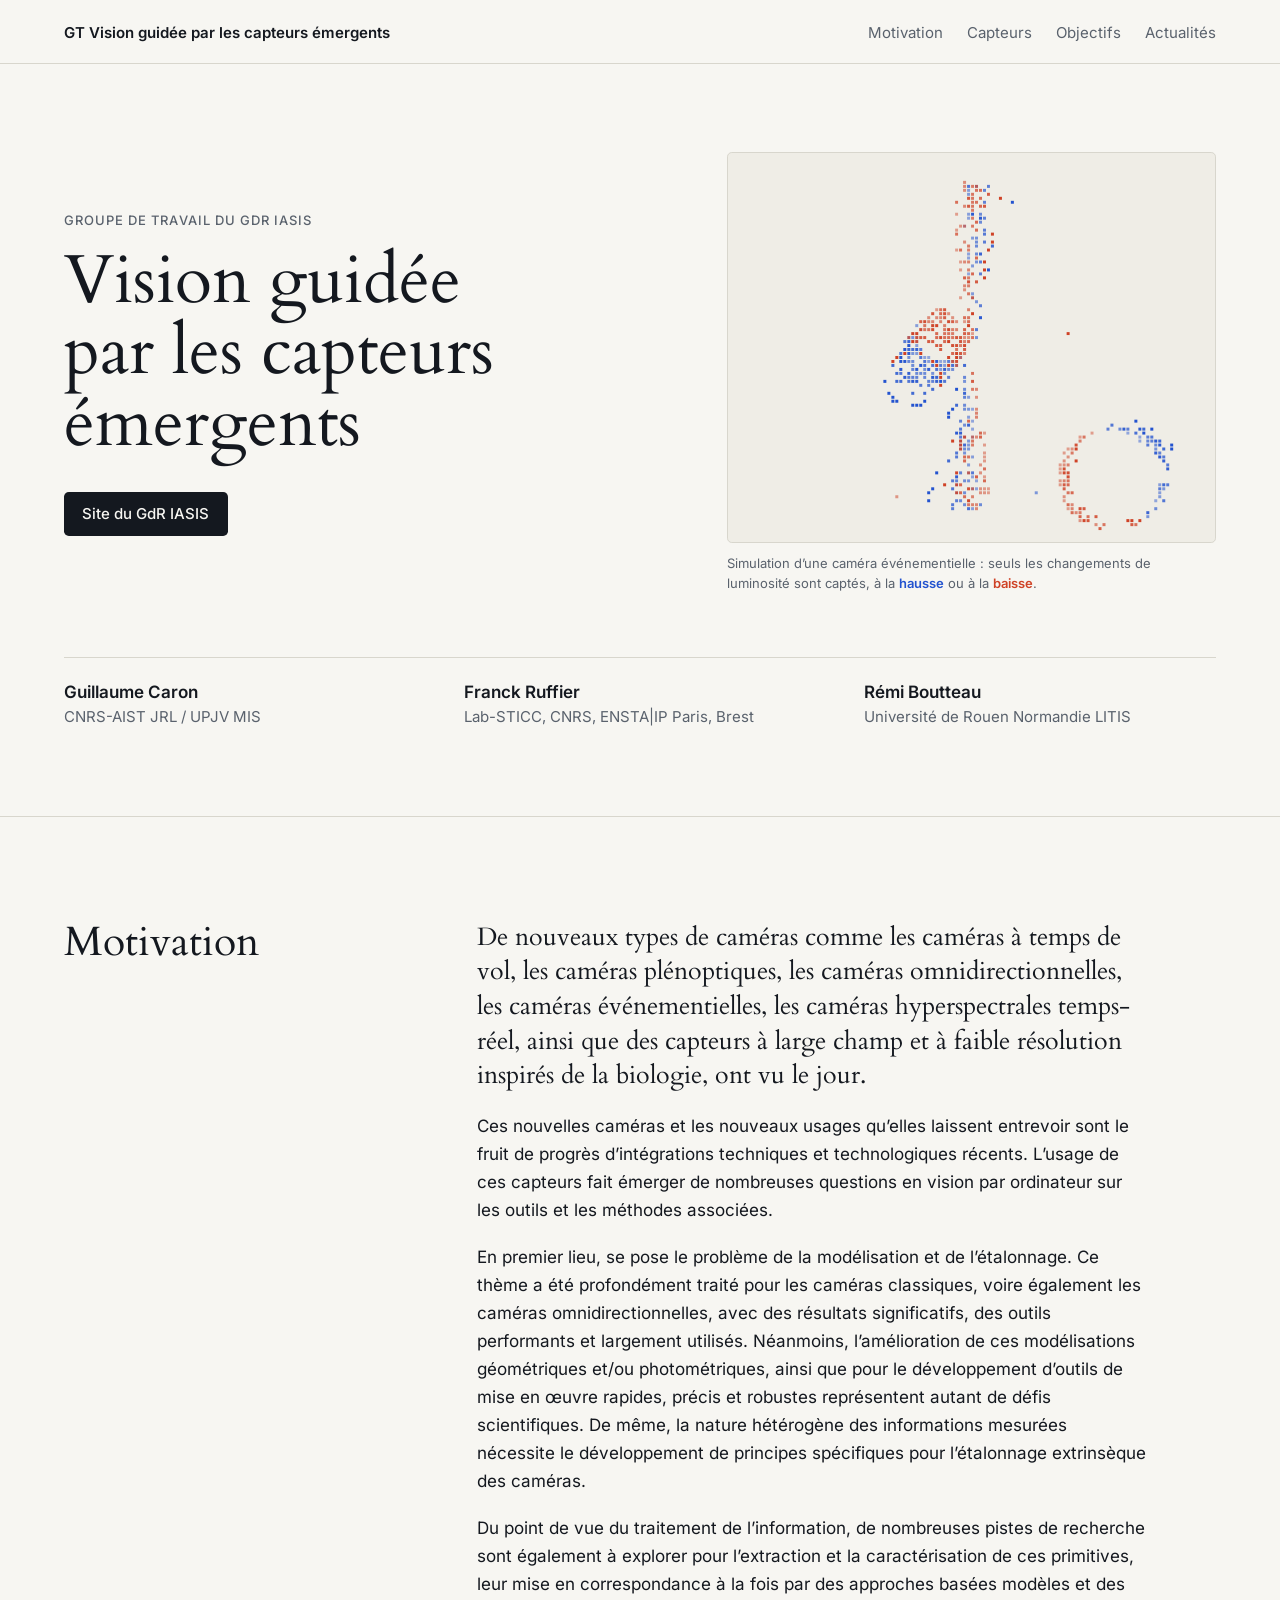
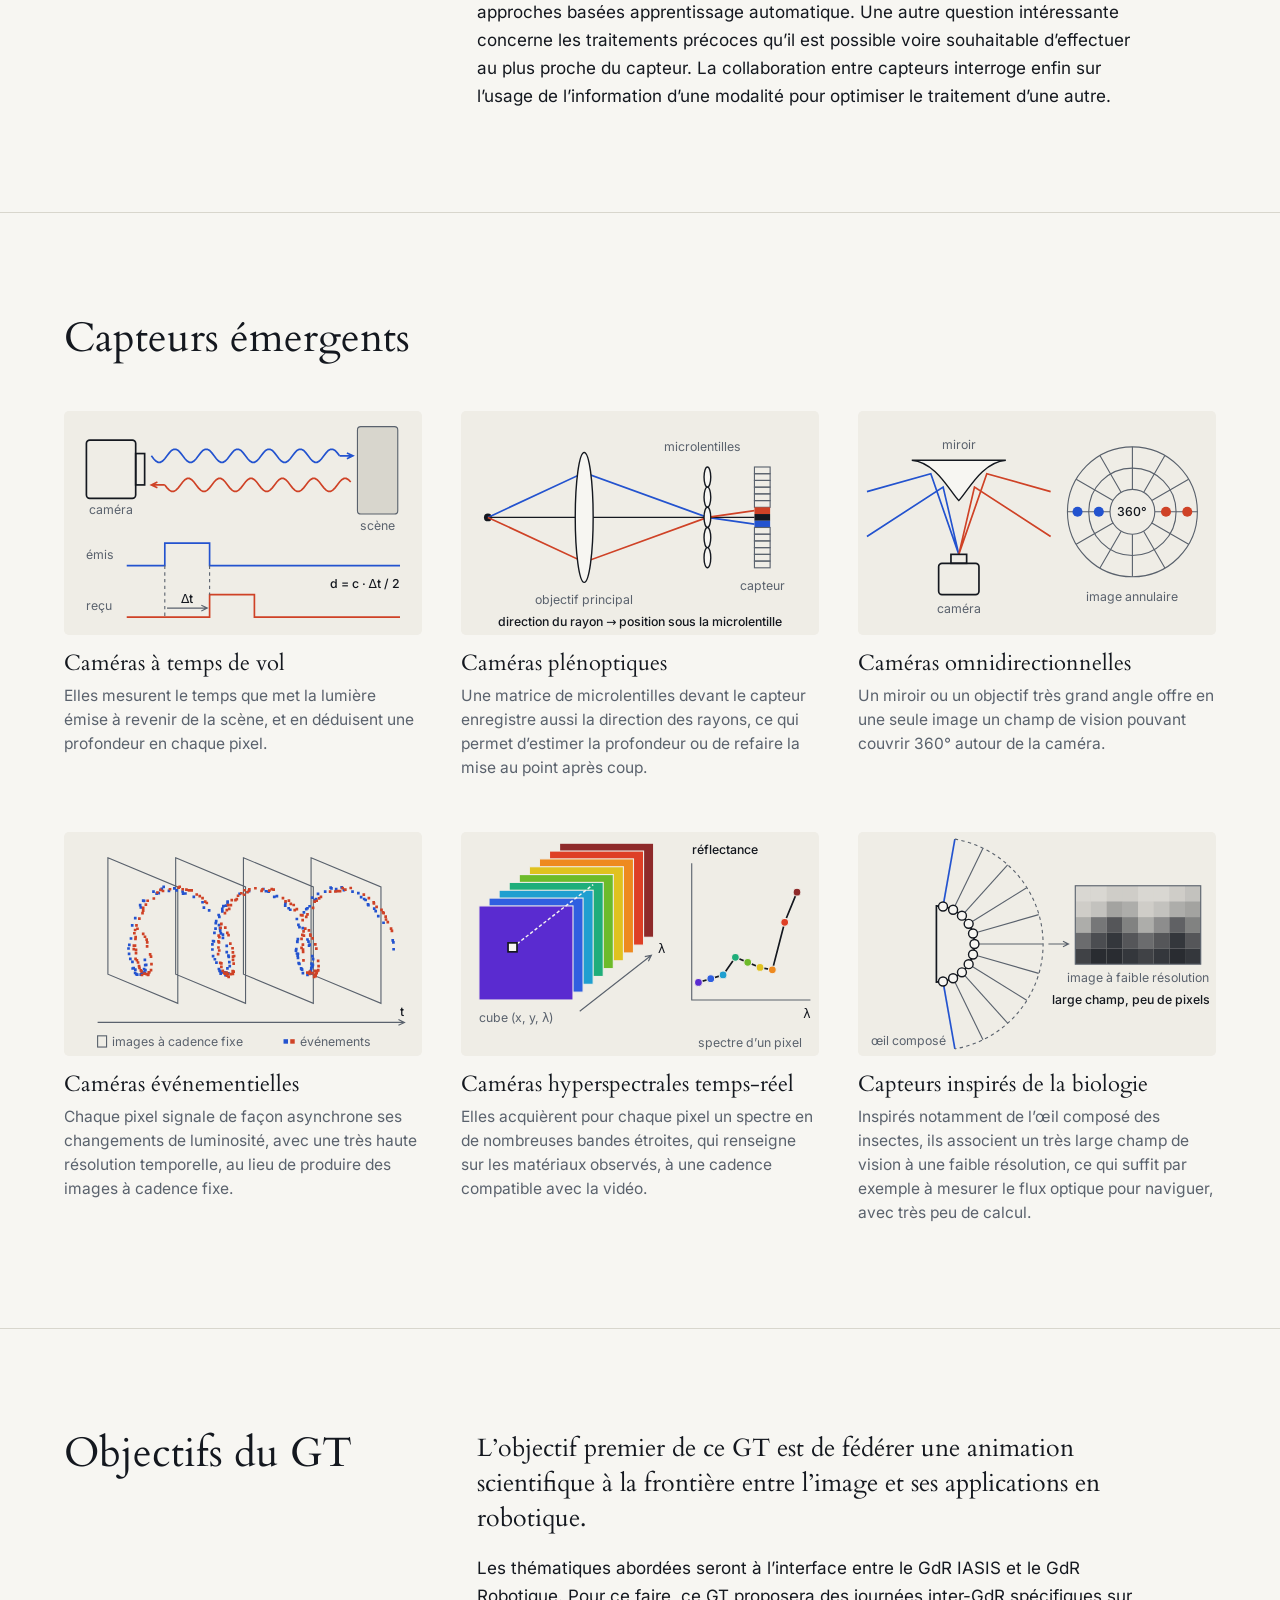
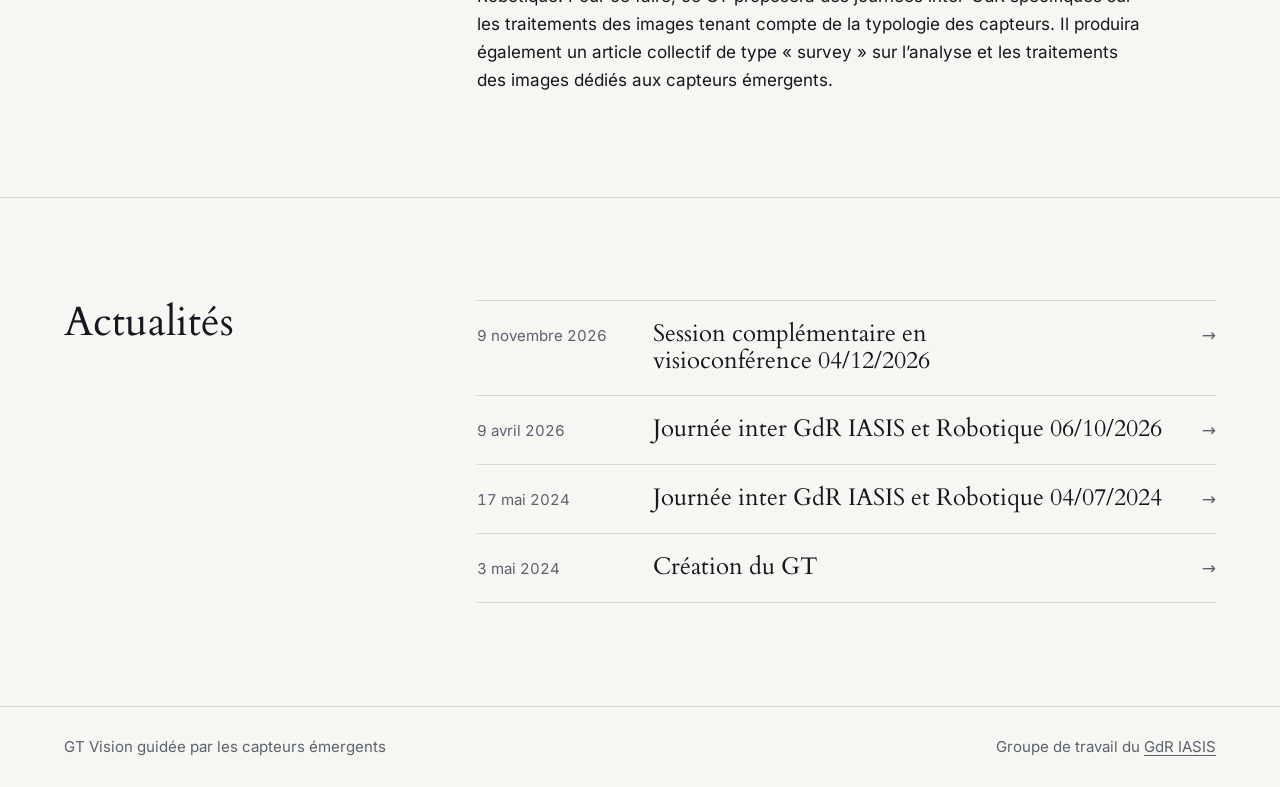
<file: index.html>
<!doctype html>
<html lang="fr">
<head>
  <meta charset="utf-8">
  <meta name="viewport" content="width=device-width, initial-scale=1">
  <title>GT Vision guidée par les capteurs émergents – GdR IASIS</title>
  <meta name="description" content="Groupe de travail du GdR IASIS à la frontière entre l’image et la robotique : caméras événementielles, plénoptiques, omnidirectionnelles, hyperspectrales et à temps de vol, capteurs bio-inspirés à large champ.">
  <meta name="theme-color" content="#f7f6f2" media="(prefers-color-scheme: light)">
  <meta name="theme-color" content="#0f1217" media="(prefers-color-scheme: dark)">
  <link rel="icon" href="assets/favicon.svg" type="image/svg+xml">
  <link rel="preload" href="assets/fonts/inter-latin-variable.woff2" as="font" type="font/woff2" crossorigin>
  <link rel="preload" href="assets/fonts/cardo-latin-400.woff2" as="font" type="font/woff2" crossorigin>
  <link rel="stylesheet" href="assets/css/style.css">
  <script src="assets/js/event-view.js" defer></script>
</head>
<body>
  <a class="skip-link" href="#contenu">Aller au contenu</a>

  <header class="site-header">
    <div class="container">
      <a class="site-title" href="index.html" rel="home">GT Vision guidée par les capteurs émergents</a>
      <nav class="site-nav" aria-label="Navigation principale">
        <ul>
          <li><a href="index.html#motivation">Motivation</a></li>
          <li><a href="index.html#capteurs">Capteurs</a></li>
          <li><a href="index.html#objectifs">Objectifs</a></li>
          <li><a href="index.html#actualites">Actualités</a></li>
        </ul>
      </nav>
    </div>
  </header>

  <main id="contenu">
    <section class="hero">
      <div class="container">
        <div class="hero-grid">
          <div>
            <p class="label">Groupe de Travail du GdR IASIS</p>
            <h1>Vision guidée par les capteurs émergents</h1>
            <p class="hero-action"><a class="button" href="https://gdr-iasis.cnrs.fr/" target="_blank" rel="noopener">Site du GdR IASIS</a></p>
          </div>
          <figure class="event-view">
            <canvas id="event-canvas" aria-hidden="true"></canvas>
            <figcaption>Simulation d’une caméra événementielle : seuls les changements de luminosité sont captés, à la <span class="polarity-on">hausse</span> ou à la <span class="polarity-off">baisse</span>.</figcaption>
          </figure>
        </div>
        <ul class="people" aria-label="Responsables du groupe de travail">
          <li><strong>Guillaume Caron</strong><span>CNRS-AIST JRL / UPJV MIS</span></li>
          <li><strong>Franck Ruffier</strong><span>Lab-STICC, CNRS, ENSTA|IP Paris, Brest</span></li>
          <li><strong>Rémi Boutteau</strong><span>Université de Rouen Normandie LITIS</span></li>
        </ul>
      </div>
    </section>

    <section class="section" id="motivation">
      <div class="container section-grid">
        <h2>Motivation</h2>
        <div class="prose">
          <p class="lead">De nouveaux types de caméras comme les caméras à temps de vol, les caméras plénoptiques, les caméras omnidirectionnelles, les caméras événementielles, les caméras hyperspectrales temps-réel, ainsi que des capteurs à large champ et à faible résolution inspirés de la biologie, ont vu le jour.</p>
          <p>Ces nouvelles caméras et les nouveaux usages qu’elles laissent entrevoir sont le fruit de progrès d’intégrations techniques et technologiques récents. L’usage de ces capteurs fait émerger de nombreuses questions en vision par ordinateur sur les outils et les méthodes associées.</p>
          <p>En premier lieu, se pose le problème de la modélisation et de l’étalonnage. Ce thème a été profondément traité pour les caméras classiques, voire également les caméras omnidirectionnelles, avec des résultats significatifs, des outils performants et largement utilisés. Néanmoins, l’amélioration de ces modélisations géométriques et/ou photométriques, ainsi que pour le développement d’outils de mise en œuvre rapides, précis et robustes représentent autant de défis scientifiques. De même, la nature hétérogène des informations mesurées nécessite le développement de principes spécifiques pour l’étalonnage extrinsèque des caméras.</p>
          <p>Du point de vue du traitement de l’information, de nombreuses pistes de recherche sont également à explorer pour l’extraction et la caractérisation de ces primitives, leur mise en correspondance à la fois par des approches basées modèles et des approches basées apprentissage automatique. Une autre question intéressante concerne les traitements précoces qu’il est possible voire souhaitable d’effectuer au plus proche du capteur. La collaboration entre capteurs interroge enfin sur l’usage de l’information d’une modalité pour optimiser le traitement d’une autre.</p>
        </div>
      </div>
    </section>

    <section class="section" id="capteurs">
      <div class="container">
        <h2>Capteurs émergents</h2>
        <ul class="sensor-grid">
          <li class="sensor">
            <svg class="sensor-diagram" viewBox="0 0 320 200" role="img" aria-label="Schéma : une caméra émet une onde lumineuse vers la scène et reçoit son retour ; le décalage Δt entre les signaux émis et reçus donne la distance d égale à c fois Δt divisé par deux.">
  <rect class="i-line" x="20" y="26" width="44" height="52" rx="3"/>
  <rect class="i-line" x="64" y="38" width="8" height="28"/>
  <text x="42" y="92" text-anchor="middle">caméra</text>
  <rect class="i-solid" x="262" y="14" width="36" height="78" rx="3"/>
  <text x="280" y="106" text-anchor="middle">scène</text>
  <path class="i-on" d="M78 40L80 42.6L82 44.7L84 45.8L86 45.8L88 44.7L90 42.6L92 40L94 37.4L96 35.3L98 34.2L100 34.2L102 35.3L104 37.4L106 40L108 42.6L110 44.7L112 45.8L114 45.8L116 44.7L118 42.6L120 40L122 37.4L124 35.3L126 34.2L128 34.2L130 35.3L132 37.4L134 40L136 42.6L138 44.7L140 45.8L142 45.8L144 44.7L146 42.6L148 40L150 37.4L152 35.3L154 34.2L156 34.2L158 35.3L160 37.4L162 40L164 42.6L166 44.7L168 45.8L170 45.8L172 44.7L174 42.6L176 40L178 37.4L180 35.3L182 34.2L184 34.2L186 35.3L188 37.4L190 40L192 42.6L194 44.7L196 45.8L198 45.8L200 44.7L202 42.6L204 40L206 37.4L208 35.3L210 34.2L212 34.2L214 35.3L216 37.4L218 40L220 42.6L222 44.7L224 45.8L226 45.8L228 44.7L230 42.6L232 40L234 37.4L236 35.3L238 34.2L240 34.2L242 35.3L244 37.4L246 40"/>
  <path class="i-on" d="M246 40L258 40M252.6 37.4L258 40L252.6 42.6"/>
  <path class="i-off" d="M90 66L92 68.6L94 70.7L96 71.8L98 71.8L100 70.7L102 68.6L104 66L106 63.4L108 61.3L110 60.2L112 60.2L114 61.3L116 63.4L118 66L120 68.6L122 70.7L124 71.8L126 71.8L128 70.7L130 68.6L132 66L134 63.4L136 61.3L138 60.2L140 60.2L142 61.3L144 63.4L146 66L148 68.6L150 70.7L152 71.8L154 71.8L156 70.7L158 68.6L160 66L162 63.4L164 61.3L166 60.2L168 60.2L170 61.3L172 63.4L174 66L176 68.6L178 70.7L180 71.8L182 71.8L184 70.7L186 68.6L188 66L190 63.4L192 61.3L194 60.2L196 60.2L198 61.3L200 63.4L202 66L204 68.6L206 70.7L208 71.8L210 71.8L212 70.7L214 68.6L216 66L218 63.4L220 61.3L222 60.2L224 60.2L226 61.3L228 63.4L230 66L232 68.6L234 70.7L236 71.8L238 71.8L240 70.7L242 68.6L244 66L246 63.4L248 61.3L250 60.2L252 60.2L254 61.3L256 63.4"/>
  <path class="i-off" d="M90 66L78 66M83.4 68.6L78 66L83.4 63.4"/>
  <text x="20" y="132" >émis</text>
  <path class="i-on" d="M56 138H90V118H130V138H300"/>
  <text x="20" y="178" >reçu</text>
  <path class="i-off" d="M56 184H130V164H170V184H300"/>
  <path class="i-guide" d="M90 138V184M130 138V164"/>
  <path class="i-thin" d="M92 176L128 176M122.6 173.4L128 176L122.6 178.6"/>
  <text x="110" y="171" text-anchor="middle" class="i-strong">Δt</text>
  <text x="300" y="158" text-anchor="end" class="i-strong">d = c · Δt / 2</text>
            </svg>
            <h3>Caméras à temps de vol</h3>
            <p>Elles mesurent le temps que met la lumière émise à revenir de la scène, et en déduisent une profondeur en chaque pixel.</p>
          </li>
          <li class="sensor">
            <svg class="sensor-diagram" viewBox="0 0 320 200" role="img" aria-label="Schéma : les rayons issus d’un point traversent l’objectif principal, convergent sur une microlentille, puis atteignent des pixels différents du capteur selon leur direction.">
  <circle class="i-dot" cx="24" cy="95" r="3.5"/>
  <path class="i-on" d="M24 95L110 55L220 95L262 101"/><path class="i-thin-strong" d="M24 95L110 95L220 95L262 95"/><path class="i-off" d="M24 95L110 135L220 95L262 89"/>
  <ellipse class="i-lens" cx="110" cy="95" rx="8" ry="58"/>
  <text x="110" y="172" text-anchor="middle">objectif principal</text>
  <ellipse class="i-lens" cx="220" cy="59" rx="3" ry="9"/><ellipse class="i-lens" cx="220" cy="77" rx="3" ry="9"/><ellipse class="i-lens" cx="220" cy="95" rx="3" ry="9"/><ellipse class="i-lens" cx="220" cy="113" rx="3" ry="9"/><ellipse class="i-lens" cx="220" cy="131" rx="3" ry="9"/>
  <text x="216" y="36" text-anchor="middle">microlentilles</text>
  <rect class="i-line-thin" x="262" y="50" width="14" height="6"/><rect class="i-line-thin" x="262" y="56" width="14" height="6"/><rect class="i-line-thin" x="262" y="62" width="14" height="6"/><rect class="i-line-thin" x="262" y="68" width="14" height="6"/><rect class="i-line-thin" x="262" y="74" width="14" height="6"/><rect class="i-line-thin" x="262" y="80" width="14" height="6"/><rect class="i-fill-off" x="262" y="86" width="14" height="6"/><rect class="i-fill-ink" x="262" y="92" width="14" height="6"/><rect class="i-fill-on" x="262" y="98" width="14" height="6"/><rect class="i-line-thin" x="262" y="104" width="14" height="6"/><rect class="i-line-thin" x="262" y="110" width="14" height="6"/><rect class="i-line-thin" x="262" y="116" width="14" height="6"/><rect class="i-line-thin" x="262" y="122" width="14" height="6"/><rect class="i-line-thin" x="262" y="128" width="14" height="6"/><rect class="i-line-thin" x="262" y="134" width="14" height="6"/>
  <text x="269" y="160" text-anchor="middle">capteur</text>
  <text x="160" y="192" text-anchor="middle" class="i-strong">direction du rayon → position sous la microlentille</text>
            </svg>
            <h3>Caméras plénoptiques</h3>
            <p>Une matrice de microlentilles devant le capteur enregistre aussi la direction des rayons, ce qui permet d’estimer la profondeur ou de refaire la mise au point après coup.</p>
          </li>
          <li class="sensor">
            <svg class="sensor-diagram" viewBox="0 0 320 200" role="img" aria-label="Schéma : un miroir convexe placé au-dessus d’une caméra renvoie vers elle les rayons venant de toutes les directions, ce qui forme une image annulaire couvrant 360 degrés.">
  <path class="i-on" d="M8 72L65 56L90 128M8 112L76 68L90 128"/>
  <path class="i-off" d="M172 72L115 56L90 128M172 112L104 68L90 128"/>
  <path class="i-lens" d="M48 44C70 46 82 72 90 80C98 72 110 46 132 44Z"/>
  <text x="90" y="34" text-anchor="middle">miroir</text>
  <rect class="i-line" x="83" y="128" width="14" height="8"/>
  <rect class="i-line" x="72" y="136" width="36" height="28" rx="3"/>
  <text x="90" y="180" text-anchor="middle">caméra</text>
  <circle class="i-line-thin" cx="245" cy="90" r="58"/>
  <circle class="i-line-thin" cx="245" cy="90" r="39"/>
  <circle class="i-line-thin" cx="245" cy="90" r="20"/>
  <path class="i-line-thin" d="M265 90L303 90M262.3 100L295.2 119M255 107.3L274 140.2M245 110L245 148M235 107.3L216 140.2M227.7 100L194.8 119M225 90L187 90M227.7 80L194.8 61M235 72.7L216 39.8M245 70L245 32M255 72.7L274 39.8M262.3 80L295.2 61"/>
  <circle class="i-fill-on" cx="196" cy="90" r="4.5"/>
  <circle class="i-fill-on" cx="215" cy="90" r="4.5"/>
  <circle class="i-fill-off" cx="294" cy="90" r="4.5"/>
  <circle class="i-fill-off" cx="275" cy="90" r="4.5"/>
  <text x="245" y="94" text-anchor="middle" class="i-strong">360°</text>
  <text x="245" y="170" text-anchor="middle">image annulaire</text>
            </svg>
            <h3>Caméras omnidirectionnelles</h3>
            <p>Un miroir ou un objectif très grand angle offre en une seule image un champ de vision pouvant couvrir 360° autour de la caméra.</p>
          </li>
          <li class="sensor">
            <svg class="sensor-diagram" viewBox="0 0 320 200" role="img" aria-label="Schéma : dans l’espace et le temps, un point en rotation produit une hélice continue d’événements bleus et rouges, là où une caméra classique ne fournit que quelques images à cadence fixe.">
  <path class="i-frame" d="M39.2 23L101.6 49L101.6 153L39.2 127ZM99.7 23L162.1 49L162.1 153L99.7 127ZM160.2 23L222.6 49L222.6 153L160.2 127ZM220.6 23L283 49L283 153L220.6 127Z"/>
  <path class="i-fill-on" d="M71 112.9h2.4v2.4h-2.4zM72.2 117.4h2.4v2.4h-2.4zM71.3 117.7h2.4v2.4h-2.4zM71.5 122.1h2.4v2.4h-2.4zM70.3 121.2h2.4v2.4h-2.4zM71 124.7h2.4v2.4h-2.4zM69.9 124.5h2.4v2.4h-2.4zM68.8 124h2.4v2.4h-2.4zM68.4 125.3h2.4v2.4h-2.4zM67.7 126h2.4v2.4h-2.4zM67.3 126.2h2.4v2.4h-2.4zM64.2 126.2h2.4v2.4h-2.4zM63.3 125.7h2.4v2.4h-2.4zM62.3 124.5h2.4v2.4h-2.4zM62.5 121.7h2.4v2.4h-2.4zM61 120.3h2.4v2.4h-2.4zM60.1 120.7h2.4v2.4h-2.4zM59.9 114.7h2.4v2.4h-2.4zM58 112.1h2.4v2.4h-2.4zM56.9 107.6h2.4v2.4h-2.4zM56.4 102.8h2.4v2.4h-2.4zM57.1 99.5h2.4v2.4h-2.4zM58.6 93.9h2.4v2.4h-2.4zM59.7 82.2h2.4v2.4h-2.4zM62.4 75.7h2.4v2.4h-2.4zM67.4 66.2h2.4v2.4h-2.4zM66.8 64.1h2.4v2.4h-2.4zM69.5 60h2.4v2.4h-2.4zM70.3 60.3h2.4v2.4h-2.4zM78.7 52.1h2.4v2.4h-2.4zM81.5 53.9h2.4v2.4h-2.4zM83.4 53.4h2.4v2.4h-2.4zM86.1 49.5h2.4v2.4h-2.4zM87.8 47.8h2.4v2.4h-2.4zM92.5 51.3h2.4v2.4h-2.4zM97.3 49.2h2.4v2.4h-2.4zM99.3 51h2.4v2.4h-2.4zM104.7 51.9h2.4v2.4h-2.4zM105.1 53.8h2.4v2.4h-2.4zM107.2 53.7h2.4v2.4h-2.4zM114.7 56.8h2.4v2.4h-2.4zM122.5 61.5h2.4v2.4h-2.4zM123.7 66.4h2.4v2.4h-2.4zM128.4 68.7h2.4v2.4h-2.4zM134.7 78.4h2.4v2.4h-2.4zM134.3 80.1h2.4v2.4h-2.4zM137.2 82h2.4v2.4h-2.4zM138.1 84.8h2.4v2.4h-2.4zM138.3 87.1h2.4v2.4h-2.4zM138.9 89.3h2.4v2.4h-2.4zM140.7 90.4h2.4v2.4h-2.4zM140.7 93.3h2.4v2.4h-2.4zM144.1 100.5h2.4v2.4h-2.4zM144.1 106.1h2.4v2.4h-2.4zM145.6 109.1h2.4v2.4h-2.4zM145.9 110.3h2.4v2.4h-2.4zM146.4 115h2.4v2.4h-2.4zM146.8 118.6h2.4v2.4h-2.4zM144.7 120.6h2.4v2.4h-2.4zM145.6 125h2.4v2.4h-2.4zM144.1 124.7h2.4v2.4h-2.4zM143.4 124.9h2.4v2.4h-2.4zM142.7 124.1h2.4v2.4h-2.4zM143 126.7h2.4v2.4h-2.4zM139.6 124.2h2.4v2.4h-2.4zM138.7 125.2h2.4v2.4h-2.4zM138.4 123.1h2.4v2.4h-2.4zM137.7 122.8h2.4v2.4h-2.4zM137.1 121.1h2.4v2.4h-2.4zM134.9 115.5h2.4v2.4h-2.4zM133.5 112.4h2.4v2.4h-2.4zM131.9 109.7h2.4v2.4h-2.4zM131.3 103.7h2.4v2.4h-2.4zM131.3 99.2h2.4v2.4h-2.4zM132.6 96.5h2.4v2.4h-2.4zM131.9 96.1h2.4v2.4h-2.4zM133.1 88.9h2.4v2.4h-2.4zM134.1 85.1h2.4v2.4h-2.4zM137.5 74.6h2.4v2.4h-2.4zM136.9 72.9h2.4v2.4h-2.4zM140.2 69.6h2.4v2.4h-2.4zM140.1 67.4h2.4v2.4h-2.4zM141.1 64.9h2.4v2.4h-2.4zM143.5 64.6h2.4v2.4h-2.4zM144.8 61.8h2.4v2.4h-2.4zM144.9 60.9h2.4v2.4h-2.4zM155.6 54.1h2.4v2.4h-2.4zM164 51.7h2.4v2.4h-2.4zM176.8 49.7h2.4v2.4h-2.4zM179.1 51.7h2.4v2.4h-2.4zM181.5 52.1h2.4v2.4h-2.4zM186.5 56.8h2.4v2.4h-2.4zM188.9 56h2.4v2.4h-2.4zM196.5 62.2h2.4v2.4h-2.4zM196.3 64.5h2.4v2.4h-2.4zM199.4 66.9h2.4v2.4h-2.4zM200.8 68.2h2.4v2.4h-2.4zM206.7 76.5h2.4v2.4h-2.4zM212 84.7h2.4v2.4h-2.4zM216.2 94.8h2.4v2.4h-2.4zM217.1 96.6h2.4v2.4h-2.4zM218.1 99.3h2.4v2.4h-2.4zM217.6 100.2h2.4v2.4h-2.4zM220.5 109.7h2.4v2.4h-2.4zM221.2 112.3h2.4v2.4h-2.4zM221 117.4h2.4v2.4h-2.4zM219.8 116.4h2.4v2.4h-2.4zM220.6 118.6h2.4v2.4h-2.4zM220.1 119.3h2.4v2.4h-2.4zM219.6 120.6h2.4v2.4h-2.4zM219.1 122.8h2.4v2.4h-2.4zM219.3 124.5h2.4v2.4h-2.4zM218.1 125h2.4v2.4h-2.4zM216.2 126.5h2.4v2.4h-2.4zM212.1 124.8h2.4v2.4h-2.4zM211.4 121.7h2.4v2.4h-2.4zM210.9 121.1h2.4v2.4h-2.4zM210.5 120.5h2.4v2.4h-2.4zM209 116.5h2.4v2.4h-2.4zM208.3 115.9h2.4v2.4h-2.4zM207.7 111.2h2.4v2.4h-2.4zM207.4 109.3h2.4v2.4h-2.4zM207.7 107.6h2.4v2.4h-2.4zM206.8 107.3h2.4v2.4h-2.4zM205.9 104.7h2.4v2.4h-2.4zM206.2 103.4h2.4v2.4h-2.4zM207.2 97h2.4v2.4h-2.4zM207.1 96.6h2.4v2.4h-2.4zM207.6 94.4h2.4v2.4h-2.4zM209 83.7h2.4v2.4h-2.4zM208.1 81.7h2.4v2.4h-2.4zM213 70.5h2.4v2.4h-2.4zM215.1 67.6h2.4v2.4h-2.4zM216.2 66.9h2.4v2.4h-2.4zM218.1 65.1h2.4v2.4h-2.4zM220.4 57.4h2.4v2.4h-2.4zM223 59.6h2.4v2.4h-2.4zM223.9 58.7h2.4v2.4h-2.4zM225.6 54.1h2.4v2.4h-2.4zM232 52.1h2.4v2.4h-2.4zM236.9 48.4h2.4v2.4h-2.4zM237.6 49.1h2.4v2.4h-2.4zM241.7 51.5h2.4v2.4h-2.4zM241.8 49.7h2.4v2.4h-2.4zM246.7 48.3h2.4v2.4h-2.4zM248.7 50.7h2.4v2.4h-2.4zM256.4 52.1h2.4v2.4h-2.4zM261.6 53.4h2.4v2.4h-2.4zM264.1 56.9h2.4v2.4h-2.4zM266.8 58.6h2.4v2.4h-2.4zM268.1 59.5h2.4v2.4h-2.4zM270.2 63.4h2.4v2.4h-2.4zM270.6 64.1h2.4v2.4h-2.4zM275.8 67.2h2.4v2.4h-2.4zM277.1 69.4h2.4v2.4h-2.4zM279.4 73.9h2.4v2.4h-2.4zM284.1 79.8h2.4v2.4h-2.4zM292.3 95.5h2.4v2.4h-2.4zM292.9 97.4h2.4v2.4h-2.4zM293.1 103.5h2.4v2.4h-2.4z"/>
  <path class="i-fill-off" d="M69.5 89.7h2.4v2.4h-2.4zM71.1 92.3h2.4v2.4h-2.4zM72.6 94.9h2.4v2.4h-2.4zM73.1 97.4h2.4v2.4h-2.4zM73 101h2.4v2.4h-2.4zM75.7 108.1h2.4v2.4h-2.4zM76.5 110h2.4v2.4h-2.4zM76.9 116.8h2.4v2.4h-2.4zM76.5 122.1h2.4v2.4h-2.4zM75 124h2.4v2.4h-2.4zM74.5 124.1h2.4v2.4h-2.4zM74.1 125.9h2.4v2.4h-2.4zM73.8 126.4h2.4v2.4h-2.4zM72.6 125.7h2.4v2.4h-2.4zM70.6 125.3h2.4v2.4h-2.4zM68.4 126.5h2.4v2.4h-2.4zM68 123.3h2.4v2.4h-2.4zM67.4 122.3h2.4v2.4h-2.4zM66.2 120.2h2.4v2.4h-2.4zM65.8 118.5h2.4v2.4h-2.4zM64.9 115.3h2.4v2.4h-2.4zM63.9 113.3h2.4v2.4h-2.4zM62.7 112h2.4v2.4h-2.4zM63.1 107h2.4v2.4h-2.4zM63.1 104h2.4v2.4h-2.4zM61.1 103.3h2.4v2.4h-2.4zM62.2 100.3h2.4v2.4h-2.4zM61.2 100.3h2.4v2.4h-2.4zM62.6 94.2h2.4v2.4h-2.4zM62.8 92.7h2.4v2.4h-2.4zM61.6 89.2h2.4v2.4h-2.4zM62.3 86.3h2.4v2.4h-2.4zM64.4 85.2h2.4v2.4h-2.4zM63.5 82.2h2.4v2.4h-2.4zM66.1 76.1h2.4v2.4h-2.4zM68.9 71.2h2.4v2.4h-2.4zM69.5 69h2.4v2.4h-2.4zM69.5 66.5h2.4v2.4h-2.4zM71.9 63.6h2.4v2.4h-2.4zM73.5 60.2h2.4v2.4h-2.4zM79 58.2h2.4v2.4h-2.4zM82.2 52.8h2.4v2.4h-2.4zM84.9 50.4h2.4v2.4h-2.4zM87.2 51.5h2.4v2.4h-2.4zM93.4 49.9h2.4v2.4h-2.4zM101.2 48.5h2.4v2.4h-2.4zM102.1 47.7h2.4v2.4h-2.4zM104.8 49.9h2.4v2.4h-2.4zM108.1 50.2h2.4v2.4h-2.4zM110.4 50.9h2.4v2.4h-2.4zM112.8 51h2.4v2.4h-2.4zM117.3 54.6h2.4v2.4h-2.4zM120 56.1h2.4v2.4h-2.4zM122.5 57.9h2.4v2.4h-2.4zM124.9 61h2.4v2.4h-2.4zM126.3 62.2h2.4v2.4h-2.4zM139.3 80.7h2.4v2.4h-2.4zM139.2 81.1h2.4v2.4h-2.4zM142.8 84.2h2.4v2.4h-2.4zM144.6 88.9h2.4v2.4h-2.4zM145.7 90.8h2.4v2.4h-2.4zM147.3 98.5h2.4v2.4h-2.4zM149.3 102.6h2.4v2.4h-2.4zM149.6 106.3h2.4v2.4h-2.4zM150.7 109.5h2.4v2.4h-2.4zM149.7 110h2.4v2.4h-2.4zM149.7 112.9h2.4v2.4h-2.4zM150.3 116.3h2.4v2.4h-2.4zM150.3 123.4h2.4v2.4h-2.4zM149.4 123h2.4v2.4h-2.4zM149.6 125.4h2.4v2.4h-2.4zM148.8 125.6h2.4v2.4h-2.4zM147.8 125.7h2.4v2.4h-2.4zM145.8 128.1h2.4v2.4h-2.4zM145 125.5h2.4v2.4h-2.4zM144.3 127.1h2.4v2.4h-2.4zM143.9 124.3h2.4v2.4h-2.4zM142.5 125.3h2.4v2.4h-2.4zM141.9 124.6h2.4v2.4h-2.4zM140.6 122.8h2.4v2.4h-2.4zM139.3 119.3h2.4v2.4h-2.4zM139.3 116.1h2.4v2.4h-2.4zM138.3 115.6h2.4v2.4h-2.4zM136.4 107.9h2.4v2.4h-2.4zM137.4 104.6h2.4v2.4h-2.4zM136.7 101.9h2.4v2.4h-2.4zM137.2 97.3h2.4v2.4h-2.4zM136.7 96.4h2.4v2.4h-2.4zM137.5 92.7h2.4v2.4h-2.4zM136.9 91.4h2.4v2.4h-2.4zM138.6 84.4h2.4v2.4h-2.4zM142.5 71.3h2.4v2.4h-2.4zM144.2 68.5h2.4v2.4h-2.4zM146.3 67.4h2.4v2.4h-2.4zM145.3 64.1h2.4v2.4h-2.4zM147.8 64.1h2.4v2.4h-2.4zM148.6 59.6h2.4v2.4h-2.4zM151.9 59.6h2.4v2.4h-2.4zM153.1 58.7h2.4v2.4h-2.4zM154.2 55.7h2.4v2.4h-2.4zM157.1 53.5h2.4v2.4h-2.4zM159.6 54.8h2.4v2.4h-2.4zM160 50.8h2.4v2.4h-2.4zM162.6 52.6h2.4v2.4h-2.4zM163.9 51.1h2.4v2.4h-2.4zM164.3 50h2.4v2.4h-2.4zM169.7 49h2.4v2.4h-2.4zM175.2 51.3h2.4v2.4h-2.4zM176.1 49.9h2.4v2.4h-2.4zM182.1 51.2h2.4v2.4h-2.4zM184.3 49.8h2.4v2.4h-2.4zM186 50.3h2.4v2.4h-2.4zM194.3 57.8h2.4v2.4h-2.4zM196.6 60.7h2.4v2.4h-2.4zM199.6 60.1h2.4v2.4h-2.4zM201.3 62.9h2.4v2.4h-2.4zM203.9 64h2.4v2.4h-2.4zM204.8 68.5h2.4v2.4h-2.4zM206.7 67.6h2.4v2.4h-2.4zM210.4 73h2.4v2.4h-2.4zM211.7 73.2h2.4v2.4h-2.4zM211.9 77.4h2.4v2.4h-2.4zM217.5 86.6h2.4v2.4h-2.4zM218.7 90.3h2.4v2.4h-2.4zM218.9 91.3h2.4v2.4h-2.4zM220.8 93.7h2.4v2.4h-2.4zM223.2 99.2h2.4v2.4h-2.4zM224.1 103h2.4v2.4h-2.4zM225.7 113.8h2.4v2.4h-2.4zM226.1 118.5h2.4v2.4h-2.4zM225.8 122.1h2.4v2.4h-2.4zM225.7 122.4h2.4v2.4h-2.4zM224.8 123h2.4v2.4h-2.4zM224.4 124.9h2.4v2.4h-2.4zM222.9 122.8h2.4v2.4h-2.4zM223.4 125.4h2.4v2.4h-2.4zM223.5 127.4h2.4v2.4h-2.4zM222.7 126.7h2.4v2.4h-2.4zM222.1 128.2h2.4v2.4h-2.4zM220.6 124.8h2.4v2.4h-2.4zM218.3 123.5h2.4v2.4h-2.4zM217.9 125.5h2.4v2.4h-2.4zM216.1 124.4h2.4v2.4h-2.4zM212.6 113.4h2.4v2.4h-2.4zM212.3 105.8h2.4v2.4h-2.4zM212.2 103.9h2.4v2.4h-2.4zM210.9 102.2h2.4v2.4h-2.4zM212.1 99.3h2.4v2.4h-2.4zM210.9 94.3h2.4v2.4h-2.4zM213 91.4h2.4v2.4h-2.4zM211.6 90.6h2.4v2.4h-2.4zM212.7 87.5h2.4v2.4h-2.4zM214.2 85h2.4v2.4h-2.4zM215.1 74.5h2.4v2.4h-2.4zM216.2 72.3h2.4v2.4h-2.4zM221.2 66.5h2.4v2.4h-2.4zM222.6 60.9h2.4v2.4h-2.4zM224.4 60.2h2.4v2.4h-2.4zM226.6 58.1h2.4v2.4h-2.4zM228.2 56.7h2.4v2.4h-2.4zM236.4 52h2.4v2.4h-2.4zM241.1 51.9h2.4v2.4h-2.4zM243 51.6h2.4v2.4h-2.4zM245.3 51.6h2.4v2.4h-2.4zM247.6 48.9h2.4v2.4h-2.4zM250 50.2h2.4v2.4h-2.4zM254.8 48.8h2.4v2.4h-2.4zM266.5 54.7h2.4v2.4h-2.4zM271 57.8h2.4v2.4h-2.4zM275.3 61.7h2.4v2.4h-2.4zM275.5 62.6h2.4v2.4h-2.4zM277.9 65.7h2.4v2.4h-2.4zM282.3 68.4h2.4v2.4h-2.4zM283.6 70.5h2.4v2.4h-2.4zM284.2 71.3h2.4v2.4h-2.4zM286 74.3h2.4v2.4h-2.4zM286.3 76.9h2.4v2.4h-2.4zM287.9 79.2h2.4v2.4h-2.4zM290.8 85h2.4v2.4h-2.4zM291.6 87h2.4v2.4h-2.4z"/>
  <path class="i-thin" d="M30 170L304 170M298.6 167.4L304 170L298.6 172.6"/>
  <text x="304" y="164" text-anchor="end" class="i-strong">t</text>
  <rect class="i-frame" x="30" y="182" width="8" height="10"/>
  <text x="43" y="191" >images à cadence fixe</text>
  <rect class="i-fill-on" x="196" y="185" width="4" height="4"/>
  <rect class="i-fill-off" x="202" y="185" width="4" height="4"/>
  <text x="211" y="191" >événements</text>
            </svg>
            <h3>Caméras événementielles</h3>
            <p>Chaque pixel signale de façon asynchrone ses changements de luminosité, avec une très haute résolution temporelle, au lieu de produire des images à cadence fixe.</p>
          </li>
          <li class="sensor">
            <svg class="sensor-diagram" viewBox="0 0 320 200" role="img" aria-label="Schéma : un cube de données formé d’images empilées par longueur d’onde ; un même pixel traversant toutes les bandes donne une courbe de réflectance en fonction de la longueur d’onde.">
  <rect class="i-band" x="88" y="10" width="84" height="84" style="fill:#8e2a2a"/><rect class="i-band" x="79" y="17" width="84" height="84" style="fill:#de3f26"/><rect class="i-band" x="70" y="24" width="84" height="84" style="fill:#ee8a1f"/><rect class="i-band" x="61" y="31" width="84" height="84" style="fill:#e0c21f"/><rect class="i-band" x="52" y="38" width="84" height="84" style="fill:#6dbb2a"/><rect class="i-band" x="43" y="45" width="84" height="84" style="fill:#1fae7a"/><rect class="i-band" x="34" y="52" width="84" height="84" style="fill:#1f9fd0"/><rect class="i-band" x="25" y="59" width="84" height="84" style="fill:#2f5fe0"/><rect class="i-band" x="16" y="66" width="84" height="84" style="fill:#5a2bd0"/>
  <path class="i-pixel-line" d="M46 103L118 47"/>
  <rect class="i-pixel" x="42" y="99" width="8" height="8"/>
  <path class="i-thin" d="M106 160L170 110M164.1 111.3L170 110L167.3 115.4"/>
  <text x="176" y="108" class="i-strong">λ</text>
  <text x="16" y="170" >cube (x, y, λ)</text>
  <path class="i-thin" d="M206 28V150H312"/>
  <path class="i-line" d="M212 134.3L223 131L234 127.6L245 111.9L256 116.4L267 120.9L278 123.1L289 80.6L300 53.7"/>
  <circle class="i-band" cx="212" cy="134.3" r="3.5" style="fill:#5a2bd0"/><circle class="i-band" cx="223" cy="131" r="3.5" style="fill:#2f5fe0"/><circle class="i-band" cx="234" cy="127.6" r="3.5" style="fill:#1f9fd0"/><circle class="i-band" cx="245" cy="111.9" r="3.5" style="fill:#1fae7a"/><circle class="i-band" cx="256" cy="116.4" r="3.5" style="fill:#6dbb2a"/><circle class="i-band" cx="267" cy="120.9" r="3.5" style="fill:#e0c21f"/><circle class="i-band" cx="278" cy="123.1" r="3.5" style="fill:#ee8a1f"/><circle class="i-band" cx="289" cy="80.6" r="3.5" style="fill:#de3f26"/><circle class="i-band" cx="300" cy="53.7" r="3.5" style="fill:#8e2a2a"/>
  <text x="206" y="20" class="i-strong">réflectance</text>
  <text x="312" y="166" text-anchor="end" class="i-strong">λ</text>
  <text x="258" y="192" text-anchor="middle">spectre d’un pixel</text>
            </svg>
            <h3>Caméras hyperspectrales temps-réel</h3>
            <p>Elles acquièrent pour chaque pixel un spectre en de nombreuses bandes étroites, qui renseigne sur les matériaux observés, à une cadence compatible avec la vidéo.</p>
          </li>
          <li class="sensor">
            <svg class="sensor-diagram" viewBox="0 0 320 200" role="img" aria-label="Schéma : un œil composé dont les facettes, réparties sur un dôme, regardent chacune dans une direction différente et couvrent un très large champ, ce qui donne une image à faible résolution de quelques dizaines de pixels.">
  <path class="i-on" d="M75.9 66.5L86.5 6.4"/><path class="i-line-thin" d="M84.9 69.4L111.6 14.6"/><path class="i-line-thin" d="M92.8 74.7L133.6 29.4"/><path class="i-line-thin" d="M98.8 82L150.6 49.7"/><path class="i-line-thin" d="M102.7 90.6L161.3 73.8"/><path class="i-line-thin" d="M104 100L165 100"/><path class="i-line-thin" d="M102.7 109.4L161.3 126.2"/><path class="i-line-thin" d="M98.8 118L150.6 150.3"/><path class="i-line-thin" d="M92.8 125.3L133.6 170.6"/><path class="i-line-thin" d="M84.9 130.6L111.6 185.4"/><path class="i-on" d="M75.9 133.5L86.5 193.6"/>
  <path class="i-guide" d="M86.5 6.4A95 95 0 0 1 86.5 193.6"/>
  <path class="i-line" d="M70 66A34 34 0 0 1 70 134Z"/>
  <circle class="i-lens" cx="75.9" cy="66.5" r="4"/><circle class="i-lens" cx="84.9" cy="69.4" r="4"/><circle class="i-lens" cx="92.8" cy="74.7" r="4"/><circle class="i-lens" cx="98.8" cy="82" r="4"/><circle class="i-lens" cx="102.7" cy="90.6" r="4"/><circle class="i-lens" cx="104" cy="100" r="4"/><circle class="i-lens" cx="102.7" cy="109.4" r="4"/><circle class="i-lens" cx="98.8" cy="118" r="4"/><circle class="i-lens" cx="92.8" cy="125.3" r="4"/><circle class="i-lens" cx="84.9" cy="130.6" r="4"/><circle class="i-lens" cx="75.9" cy="133.5" r="4"/>
  <text x="12" y="190">œil composé</text>
  <path class="i-thin" d="M170 100L188 100M183 97.5L188 100L183 102.5"/>
  <rect class="i-fill-ink" x="194" y="48" width="14" height="14" opacity="0.1"/><rect class="i-fill-ink" x="208" y="48" width="14" height="14" opacity="0.1"/><rect class="i-fill-ink" x="222" y="48" width="14" height="14" opacity="0.15"/><rect class="i-fill-ink" x="236" y="48" width="14" height="14" opacity="0.15"/><rect class="i-fill-ink" x="250" y="48" width="14" height="14" opacity="0.1"/><rect class="i-fill-ink" x="264" y="48" width="14" height="14" opacity="0.1"/><rect class="i-fill-ink" x="278" y="48" width="14" height="14" opacity="0.15"/><rect class="i-fill-ink" x="292" y="48" width="14" height="14" opacity="0.2"/><rect class="i-fill-ink" x="194" y="62" width="14" height="14" opacity="0.15"/><rect class="i-fill-ink" x="208" y="62" width="14" height="14" opacity="0.2"/><rect class="i-fill-ink" x="222" y="62" width="14" height="14" opacity="0.35"/><rect class="i-fill-ink" x="236" y="62" width="14" height="14" opacity="0.3"/><rect class="i-fill-ink" x="250" y="62" width="14" height="14" opacity="0.15"/><rect class="i-fill-ink" x="264" y="62" width="14" height="14" opacity="0.2"/><rect class="i-fill-ink" x="278" y="62" width="14" height="14" opacity="0.3"/><rect class="i-fill-ink" x="292" y="62" width="14" height="14" opacity="0.35"/><rect class="i-fill-ink" x="194" y="76" width="14" height="14" opacity="0.3"/><rect class="i-fill-ink" x="208" y="76" width="14" height="14" opacity="0.55"/><rect class="i-fill-ink" x="222" y="76" width="14" height="14" opacity="0.7"/><rect class="i-fill-ink" x="236" y="76" width="14" height="14" opacity="0.5"/><rect class="i-fill-ink" x="250" y="76" width="14" height="14" opacity="0.3"/><rect class="i-fill-ink" x="264" y="76" width="14" height="14" opacity="0.45"/><rect class="i-fill-ink" x="278" y="76" width="14" height="14" opacity="0.65"/><rect class="i-fill-ink" x="292" y="76" width="14" height="14" opacity="0.5"/><rect class="i-fill-ink" x="194" y="90" width="14" height="14" opacity="0.6"/><rect class="i-fill-ink" x="208" y="90" width="14" height="14" opacity="0.75"/><rect class="i-fill-ink" x="222" y="90" width="14" height="14" opacity="0.85"/><rect class="i-fill-ink" x="236" y="90" width="14" height="14" opacity="0.7"/><rect class="i-fill-ink" x="250" y="90" width="14" height="14" opacity="0.6"/><rect class="i-fill-ink" x="264" y="90" width="14" height="14" opacity="0.7"/><rect class="i-fill-ink" x="278" y="90" width="14" height="14" opacity="0.85"/><rect class="i-fill-ink" x="292" y="90" width="14" height="14" opacity="0.7"/><rect class="i-fill-ink" x="194" y="104" width="14" height="14" opacity="0.8"/><rect class="i-fill-ink" x="208" y="104" width="14" height="14" opacity="0.9"/><rect class="i-fill-ink" x="222" y="104" width="14" height="14" opacity="0.9"/><rect class="i-fill-ink" x="236" y="104" width="14" height="14" opacity="0.85"/><rect class="i-fill-ink" x="250" y="104" width="14" height="14" opacity="0.8"/><rect class="i-fill-ink" x="264" y="104" width="14" height="14" opacity="0.85"/><rect class="i-fill-ink" x="278" y="104" width="14" height="14" opacity="0.9"/><rect class="i-fill-ink" x="292" y="104" width="14" height="14" opacity="0.85"/>
  <rect class="i-line-thin" x="194" y="48" width="112" height="70"/>
  <text x="250" y="134" text-anchor="middle">image à faible résolution</text>
  <text x="244" y="154" text-anchor="middle" class="i-strong">large champ, peu de pixels</text>
            </svg>
            <h3>Capteurs inspirés de la biologie</h3>
            <p>Inspirés notamment de l’œil composé des insectes, ils associent un très large champ de vision à une faible résolution, ce qui suffit par exemple à mesurer le flux optique pour naviguer, avec très peu de calcul.</p>
          </li>
        </ul>
      </div>
    </section>

    <section class="section" id="objectifs">
      <div class="container section-grid">
        <h2>Objectifs du GT</h2>
        <div class="prose">
          <p class="lead">L’objectif premier de ce GT est de fédérer une animation scientifique à la frontière entre l’image et ses applications en robotique.</p>
          <p>Les thématiques abordées seront à l’interface entre le GdR IASIS et le GdR Robotique. Pour ce faire, ce GT proposera des journées inter-GdR spécifiques sur les traitements des images tenant compte de la typologie des capteurs. Il produira également un article collectif de type «&nbsp;survey&nbsp;» sur l’analyse et les traitements des images dédiés aux capteurs émergents.</p>
        </div>
      </div>
    </section>

    <section class="section" id="actualites">
      <div class="container section-grid">
        <h2>Actualités</h2>
        <ul class="news-list">
          <li class="news-item">
            <time datetime="2026-11-09">9 novembre 2026</time>
            <h3><a href="2026/11/09/session-complementaire-visioconference-04-12-2026/index.html">Session complémentaire en visioconférence 04/12/2026</a></h3>
            <span class="news-arrow" aria-hidden="true">→</span>
          </li>
          <li class="news-item">
            <time datetime="2026-04-09">9 avril 2026</time>
            <h3><a href="2026/04/09/journee-inter-gdr-iasis-et-robotique-06-10-2026/index.html">Journée inter GdR IASIS et Robotique 06/10/2026</a></h3>
            <span class="news-arrow" aria-hidden="true">→</span>
          </li>
          <li class="news-item">
            <time datetime="2024-05-17">17 mai 2024</time>
            <h3><a href="2024/05/17/journee-inter-gdr-iasis-et-robotique-04-07-2024/index.html">Journée inter GdR IASIS et Robotique 04/07/2024</a></h3>
            <span class="news-arrow" aria-hidden="true">→</span>
          </li>
          <li class="news-item">
            <time datetime="2024-05-03">3 mai 2024</time>
            <h3><a href="2024/05/03/creation-du-gt/index.html">Création du GT</a></h3>
            <span class="news-arrow" aria-hidden="true">→</span>
          </li>
        </ul>
      </div>
    </section>
  </main>

  <footer class="site-footer">
    <div class="container">
      <span>GT Vision guidée par les capteurs émergents</span>
      <span>Groupe de travail du <a href="https://gdr-iasis.cnrs.fr/" target="_blank" rel="noopener">GdR IASIS</a></span>
    </div>
  </footer>
</body>
</html>
</file>
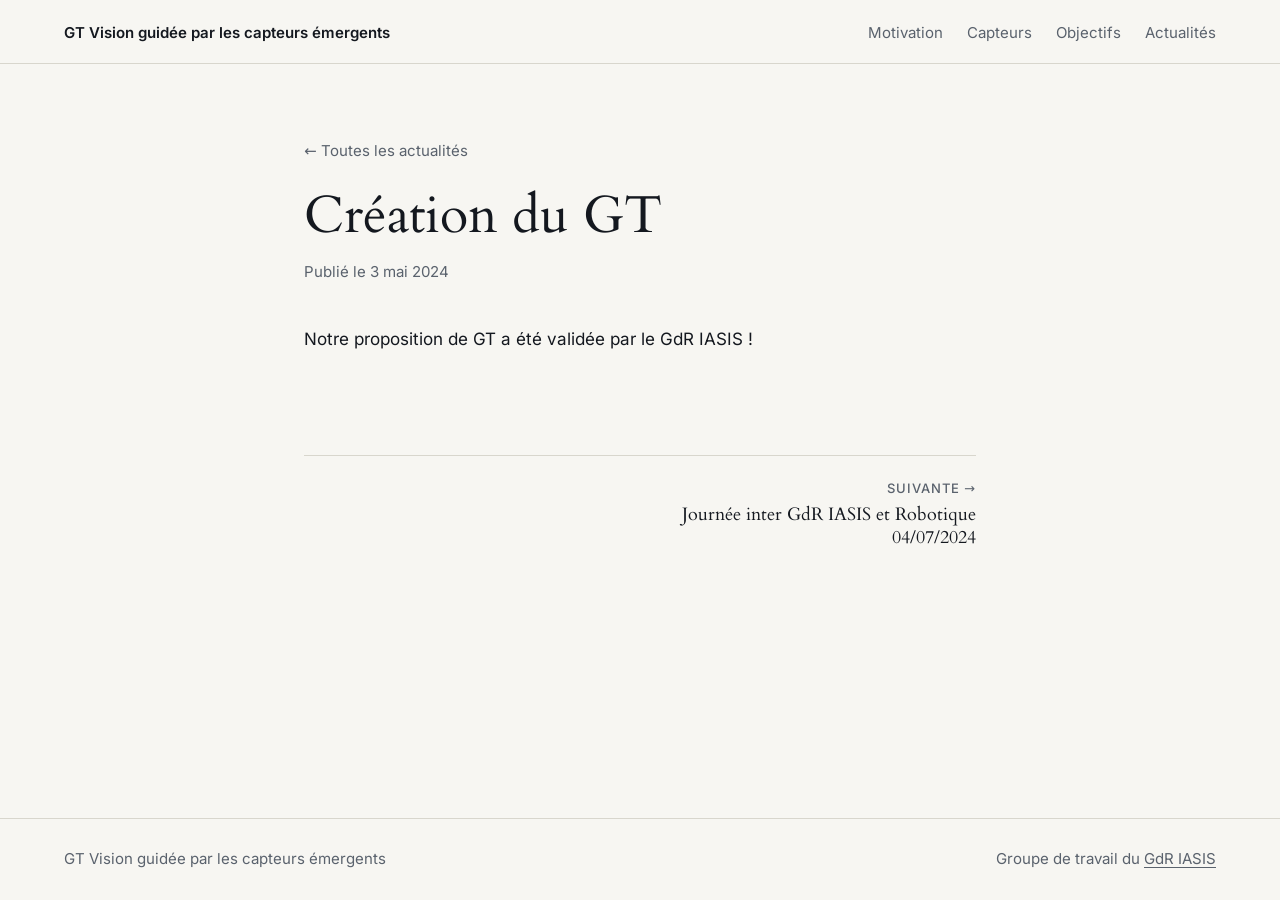
<file: 2024/05/03/creation-du-gt/index.html>
<!doctype html>
<html lang="fr">
<head>
  <meta charset="utf-8">
  <meta name="viewport" content="width=device-width, initial-scale=1">
  <title>Création du GT – GT Vision guidée par les capteurs émergents</title>
  <meta name="description" content="Création du groupe de travail Vision guidée par les capteurs émergents.">
  <meta name="theme-color" content="#f7f6f2" media="(prefers-color-scheme: light)">
  <meta name="theme-color" content="#0f1217" media="(prefers-color-scheme: dark)">
  <link rel="icon" href="../../../../assets/favicon.svg" type="image/svg+xml">
  <link rel="preload" href="../../../../assets/fonts/inter-latin-variable.woff2" as="font" type="font/woff2" crossorigin>
  <link rel="preload" href="../../../../assets/fonts/cardo-latin-400.woff2" as="font" type="font/woff2" crossorigin>
  <link rel="stylesheet" href="../../../../assets/css/style.css">
</head>
<body>
  <a class="skip-link" href="#contenu">Aller au contenu</a>

  <header class="site-header">
    <div class="container">
      <a class="site-title" href="../../../../index.html" rel="home">GT Vision guidée par les capteurs émergents</a>
      <nav class="site-nav" aria-label="Navigation principale">
        <ul>
          <li><a href="../../../../index.html#motivation">Motivation</a></li>
          <li><a href="../../../../index.html#capteurs">Capteurs</a></li>
          <li><a href="../../../../index.html#objectifs">Objectifs</a></li>
          <li><a href="../../../../index.html#actualites">Actualités</a></li>
        </ul>
      </nav>
    </div>
  </header>

  <main id="contenu" class="container article">
    <article class="article-column">
      <a class="back-link" href="../../../../index.html#actualites">← Toutes les actualités</a>
      <h1>Création du GT</h1>
      <p class="published">Publié le <time datetime="2024-05-03">3 mai 2024</time></p>
      <div class="article-body">
<p>Notre proposition de GT a été validée par le GdR IASIS !</p>
      </div>
      <nav class="post-nav" aria-label="Autres actualités">
        
        <a class="post-nav-next" href="../../../../2024/05/17/journee-inter-gdr-iasis-et-robotique-04-07-2024/index.html" rel="next"><span class="label">Suivante →</span>Journée inter GdR IASIS et Robotique 04/07/2024</a>
      </nav>
    </article>
  </main>

  <footer class="site-footer">
    <div class="container">
      <span>GT Vision guidée par les capteurs émergents</span>
      <span>Groupe de travail du <a href="https://gdr-iasis.cnrs.fr/" target="_blank" rel="noopener">GdR IASIS</a></span>
    </div>
  </footer>
</body>
</html>
</file>
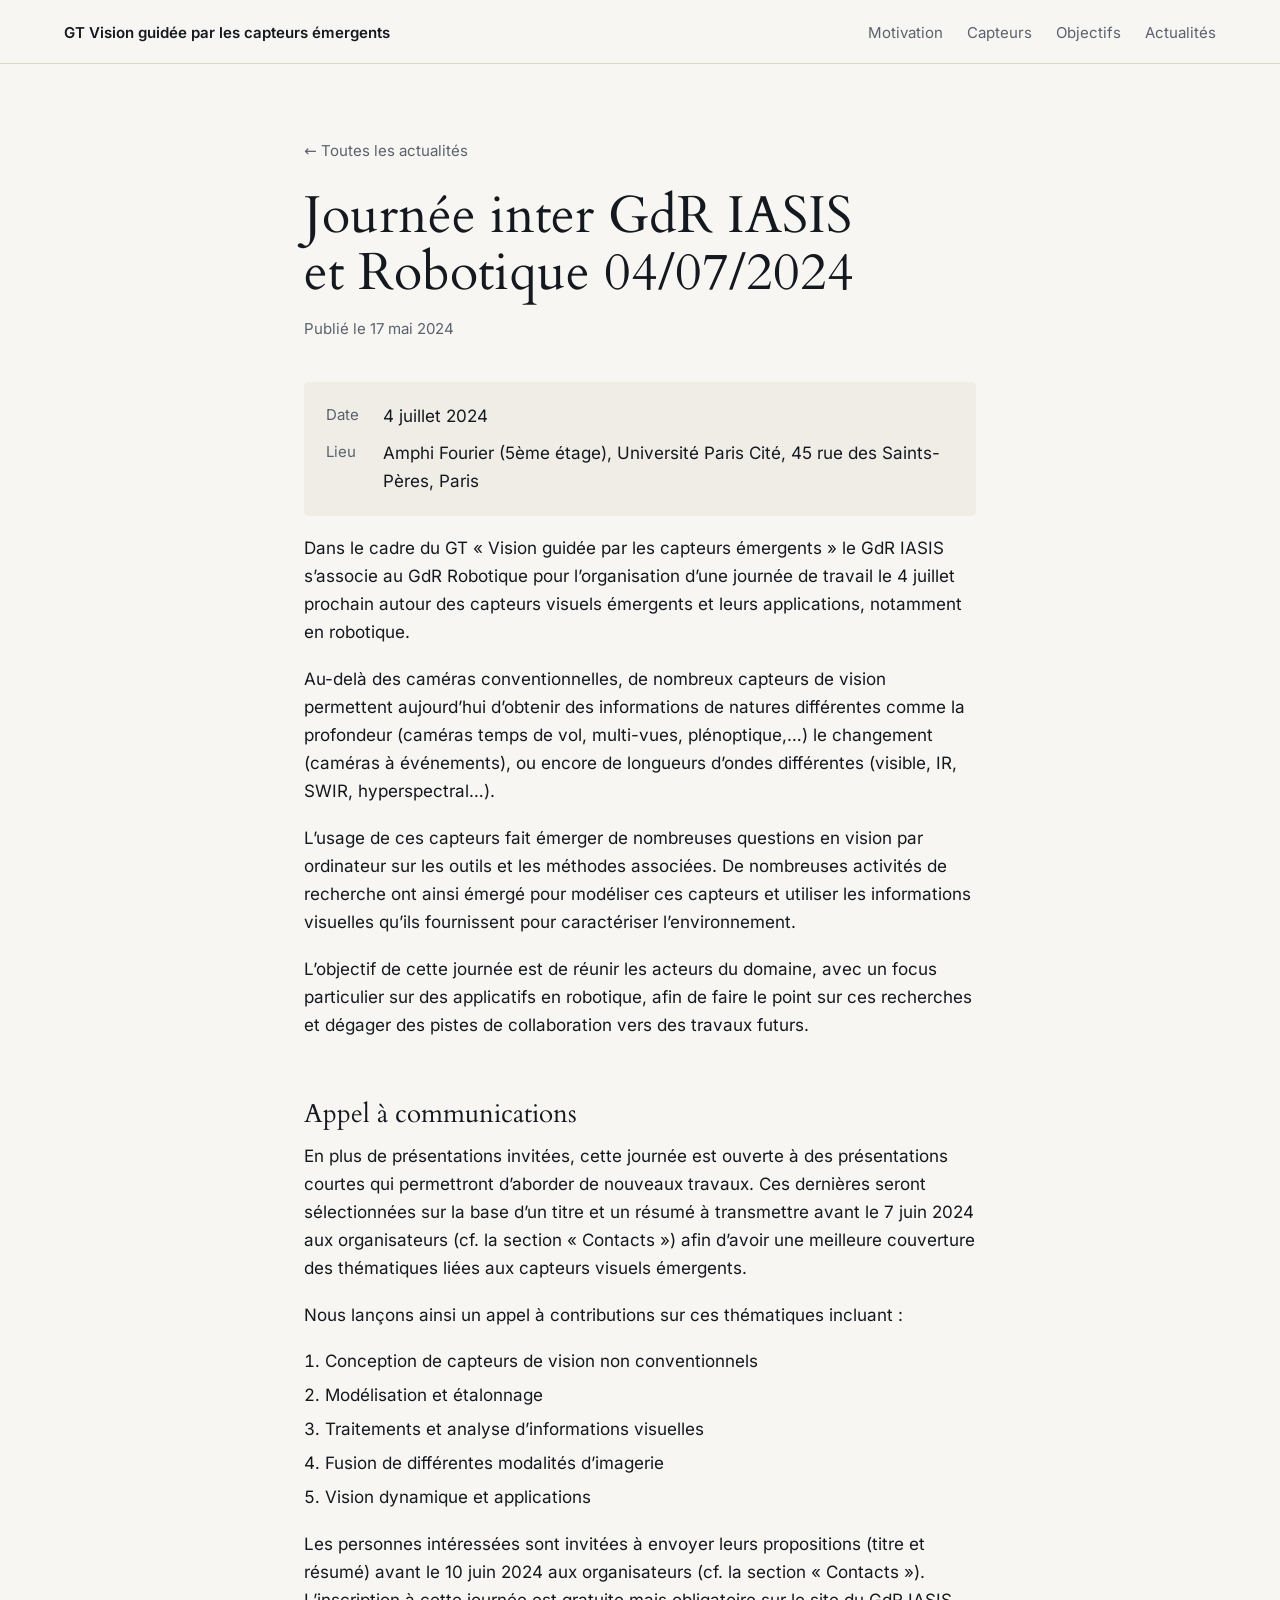
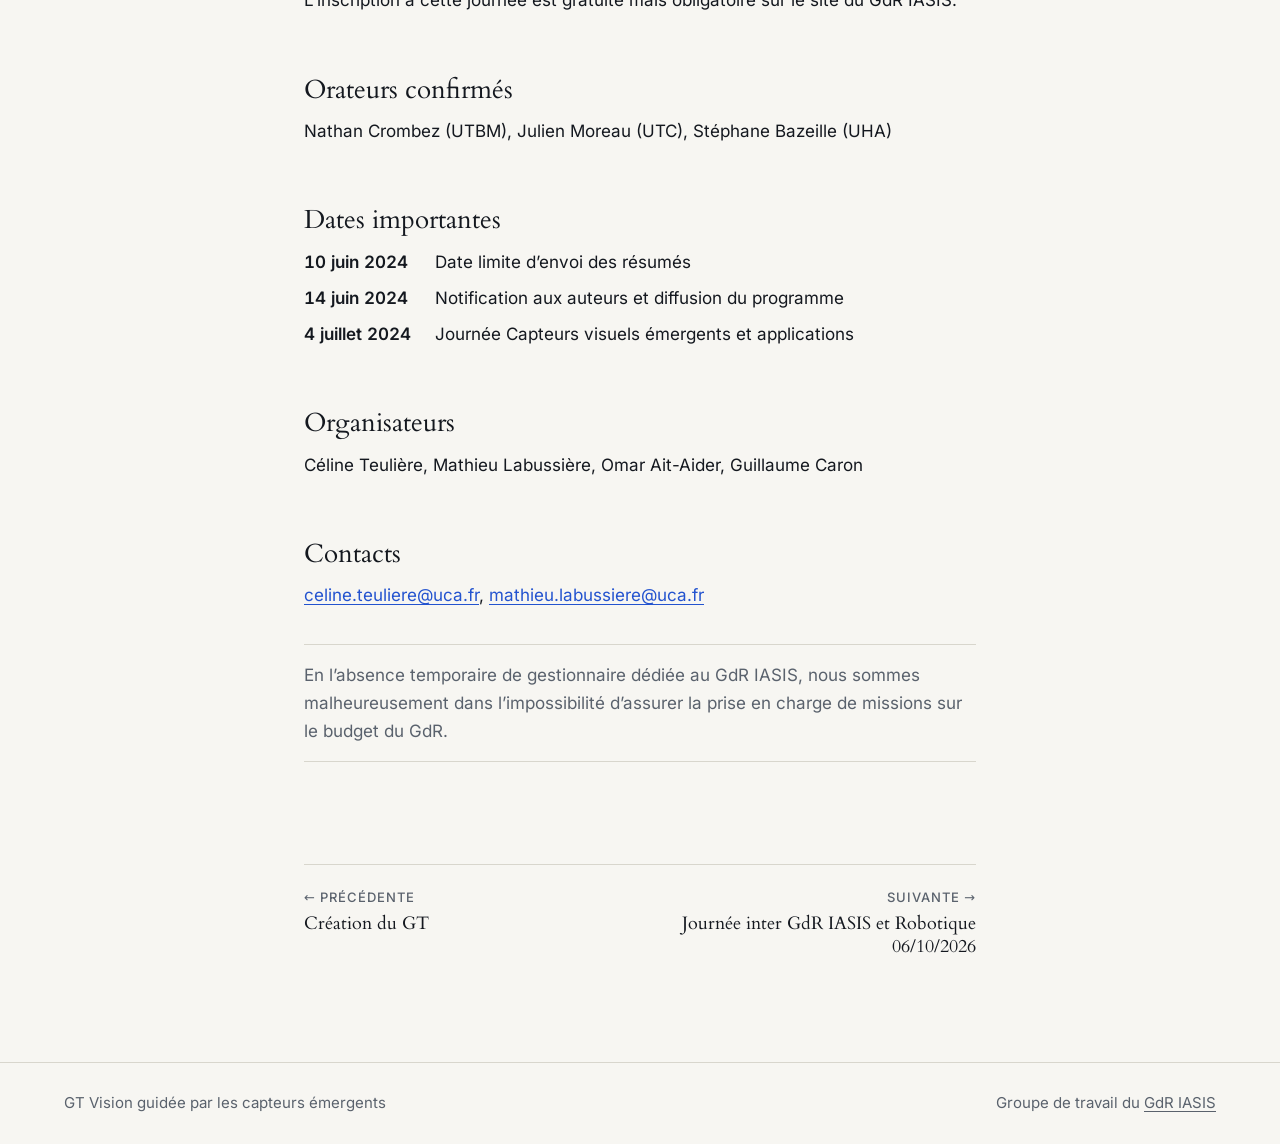
<file: 2024/05/17/journee-inter-gdr-iasis-et-robotique-04-07-2024/index.html>
<!doctype html>
<html lang="fr">
<head>
  <meta charset="utf-8">
  <meta name="viewport" content="width=device-width, initial-scale=1">
  <title>Journée inter GdR IASIS et Robotique 04/07/2024 – GT Vision guidée par les capteurs émergents</title>
  <meta name="description" content="Journée de travail sur les capteurs visuels émergents et leurs applications, le 4 juillet 2024 à Paris.">
  <meta name="theme-color" content="#f7f6f2" media="(prefers-color-scheme: light)">
  <meta name="theme-color" content="#0f1217" media="(prefers-color-scheme: dark)">
  <link rel="icon" href="../../../../assets/favicon.svg" type="image/svg+xml">
  <link rel="preload" href="../../../../assets/fonts/inter-latin-variable.woff2" as="font" type="font/woff2" crossorigin>
  <link rel="preload" href="../../../../assets/fonts/cardo-latin-400.woff2" as="font" type="font/woff2" crossorigin>
  <link rel="stylesheet" href="../../../../assets/css/style.css">
</head>
<body>
  <a class="skip-link" href="#contenu">Aller au contenu</a>

  <header class="site-header">
    <div class="container">
      <a class="site-title" href="../../../../index.html" rel="home">GT Vision guidée par les capteurs émergents</a>
      <nav class="site-nav" aria-label="Navigation principale">
        <ul>
          <li><a href="../../../../index.html#motivation">Motivation</a></li>
          <li><a href="../../../../index.html#capteurs">Capteurs</a></li>
          <li><a href="../../../../index.html#objectifs">Objectifs</a></li>
          <li><a href="../../../../index.html#actualites">Actualités</a></li>
        </ul>
      </nav>
    </div>
  </header>

  <main id="contenu" class="container article">
    <article class="article-column">
      <a class="back-link" href="../../../../index.html#actualites">← Toutes les actualités</a>
      <h1>Journée inter GdR IASIS et Robotique 04/07/2024</h1>
      <p class="published">Publié le <time datetime="2024-05-17">17 mai 2024</time></p>
      <div class="article-body">
<dl class="facts">
<dt>Date</dt>
<dd>4 juillet 2024</dd>
<dt>Lieu</dt>
<dd>Amphi Fourier (5ème étage), Université Paris Cité, 45 rue des Saints-Pères, Paris</dd>
</dl>
<p>Dans le cadre du GT «&nbsp;Vision guidée par les capteurs émergents&nbsp;» le GdR IASIS s’associe au GdR Robotique pour l’organisation d’une journée de travail le 4 juillet prochain autour des capteurs visuels émergents et leurs applications, notamment en robotique.</p>
<p>Au-delà des caméras conventionnelles, de nombreux capteurs de vision permettent aujourd’hui d’obtenir des informations de natures différentes comme la profondeur (caméras temps de vol, multi-vues, plénoptique,…) le changement (caméras à événements), ou encore de longueurs d’ondes différentes (visible, IR, SWIR, hyperspectral…).</p>
<p>L’usage de ces capteurs fait émerger de nombreuses questions en vision par ordinateur sur les outils et les méthodes associées. De nombreuses activités de recherche ont ainsi émergé pour modéliser ces capteurs et utiliser les informations visuelles qu’ils fournissent pour caractériser l’environnement.</p>
<p>L’objectif de cette journée est de réunir les acteurs du domaine, avec un focus particulier sur des applicatifs en robotique, afin de faire le point sur ces recherches et dégager des pistes de collaboration vers des travaux futurs.</p>
<h2>Appel à communications</h2>
<p>En plus de présentations invitées, cette journée est ouverte à des présentations courtes qui permettront d’aborder de nouveaux travaux. Ces dernières seront sélectionnées sur la base d’un titre et un résumé à transmettre avant le 7 juin 2024 aux organisateurs (cf. la section «&nbsp;Contacts&nbsp;») afin d’avoir une meilleure couverture des thématiques liées aux capteurs visuels émergents.</p>
<p>Nous lançons ainsi un appel à contributions sur ces thématiques incluant :</p>
<ol>
<li>Conception de capteurs de vision non conventionnels</li>
<li>Modélisation et étalonnage</li>
<li>Traitements et analyse d’informations visuelles</li>
<li>Fusion de différentes modalités d’imagerie</li>
<li>Vision dynamique et applications</li>
</ol>
<p>Les personnes intéressées sont invitées à envoyer leurs propositions (titre et résumé) avant le 10 juin 2024 aux organisateurs (cf. la section «&nbsp;Contacts&nbsp;»). L’inscription à cette journée est gratuite mais obligatoire sur le site du GdR IASIS.</p>
<h2>Orateurs confirmés</h2>
<p>Nathan Crombez (UTBM), Julien Moreau (UTC), Stéphane Bazeille (UHA)</p>
<h2>Dates importantes</h2>
<dl class="dates">
<dt>10 juin 2024</dt>
<dd>Date limite d’envoi des résumés</dd>
<dt>14 juin 2024</dt>
<dd>Notification aux auteurs et diffusion du programme</dd>
<dt>4 juillet 2024</dt>
<dd>Journée Capteurs visuels émergents et applications</dd>
</dl>
<h2>Organisateurs</h2>
<p>Céline Teulière, Mathieu Labussière, Omar Ait-Aider, Guillaume Caron</p>
<h2>Contacts</h2>
<p><a href="mailto:celine.teuliere@uca.fr">celine.teuliere@uca.fr</a>, <a href="mailto:mathieu.labussiere@uca.fr">mathieu.labussiere@uca.fr</a></p>
<p class="note">En l’absence temporaire de gestionnaire dédiée au GdR IASIS, nous sommes malheureusement dans l’impossibilité d’assurer la prise en charge de missions sur le budget du GdR.</p>
      </div>
      <nav class="post-nav" aria-label="Autres actualités">
        <a class="post-nav-prev" href="../../../../2024/05/03/creation-du-gt/index.html" rel="prev"><span class="label">← Précédente</span>Création du GT</a>
        <a class="post-nav-next" href="../../../../2026/04/09/journee-inter-gdr-iasis-et-robotique-06-10-2026/index.html" rel="next"><span class="label">Suivante →</span>Journée inter GdR IASIS et Robotique 06/10/2026</a>
      </nav>
    </article>
  </main>

  <footer class="site-footer">
    <div class="container">
      <span>GT Vision guidée par les capteurs émergents</span>
      <span>Groupe de travail du <a href="https://gdr-iasis.cnrs.fr/" target="_blank" rel="noopener">GdR IASIS</a></span>
    </div>
  </footer>
</body>
</html>
</file>
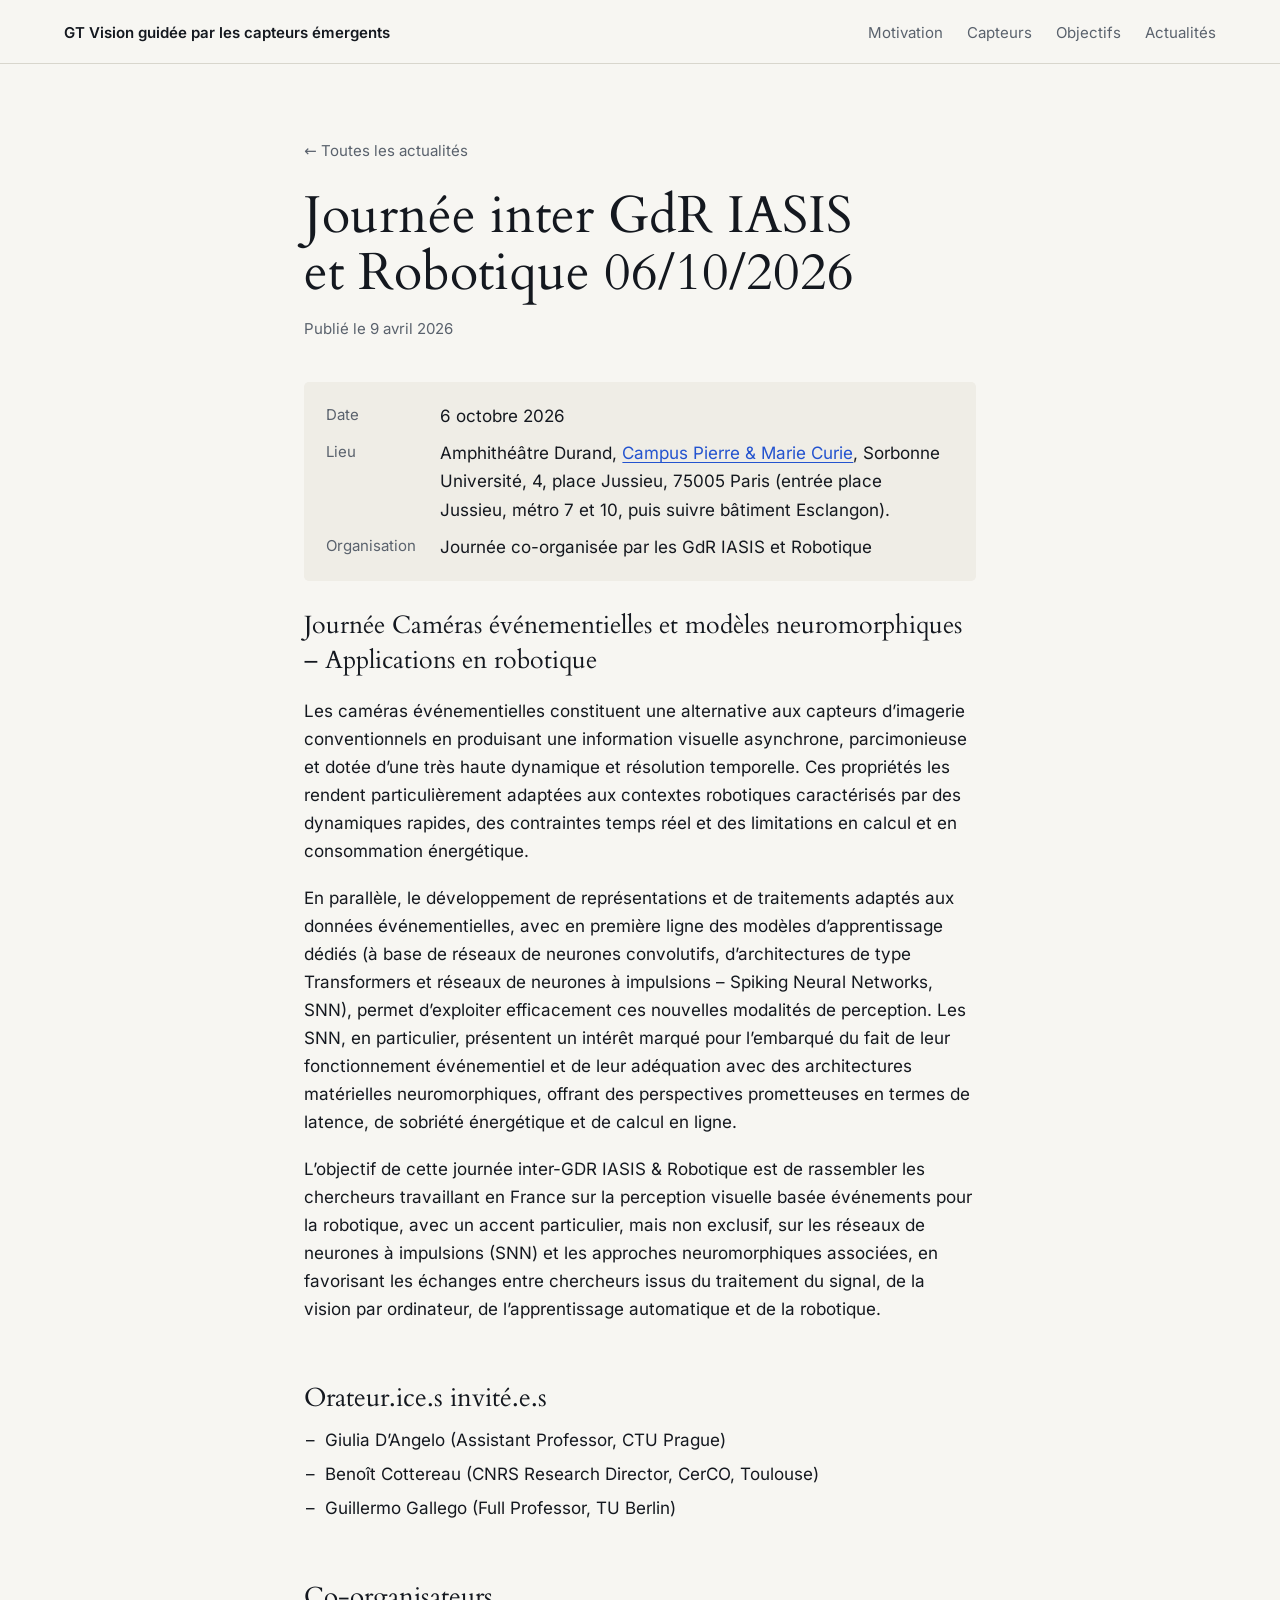
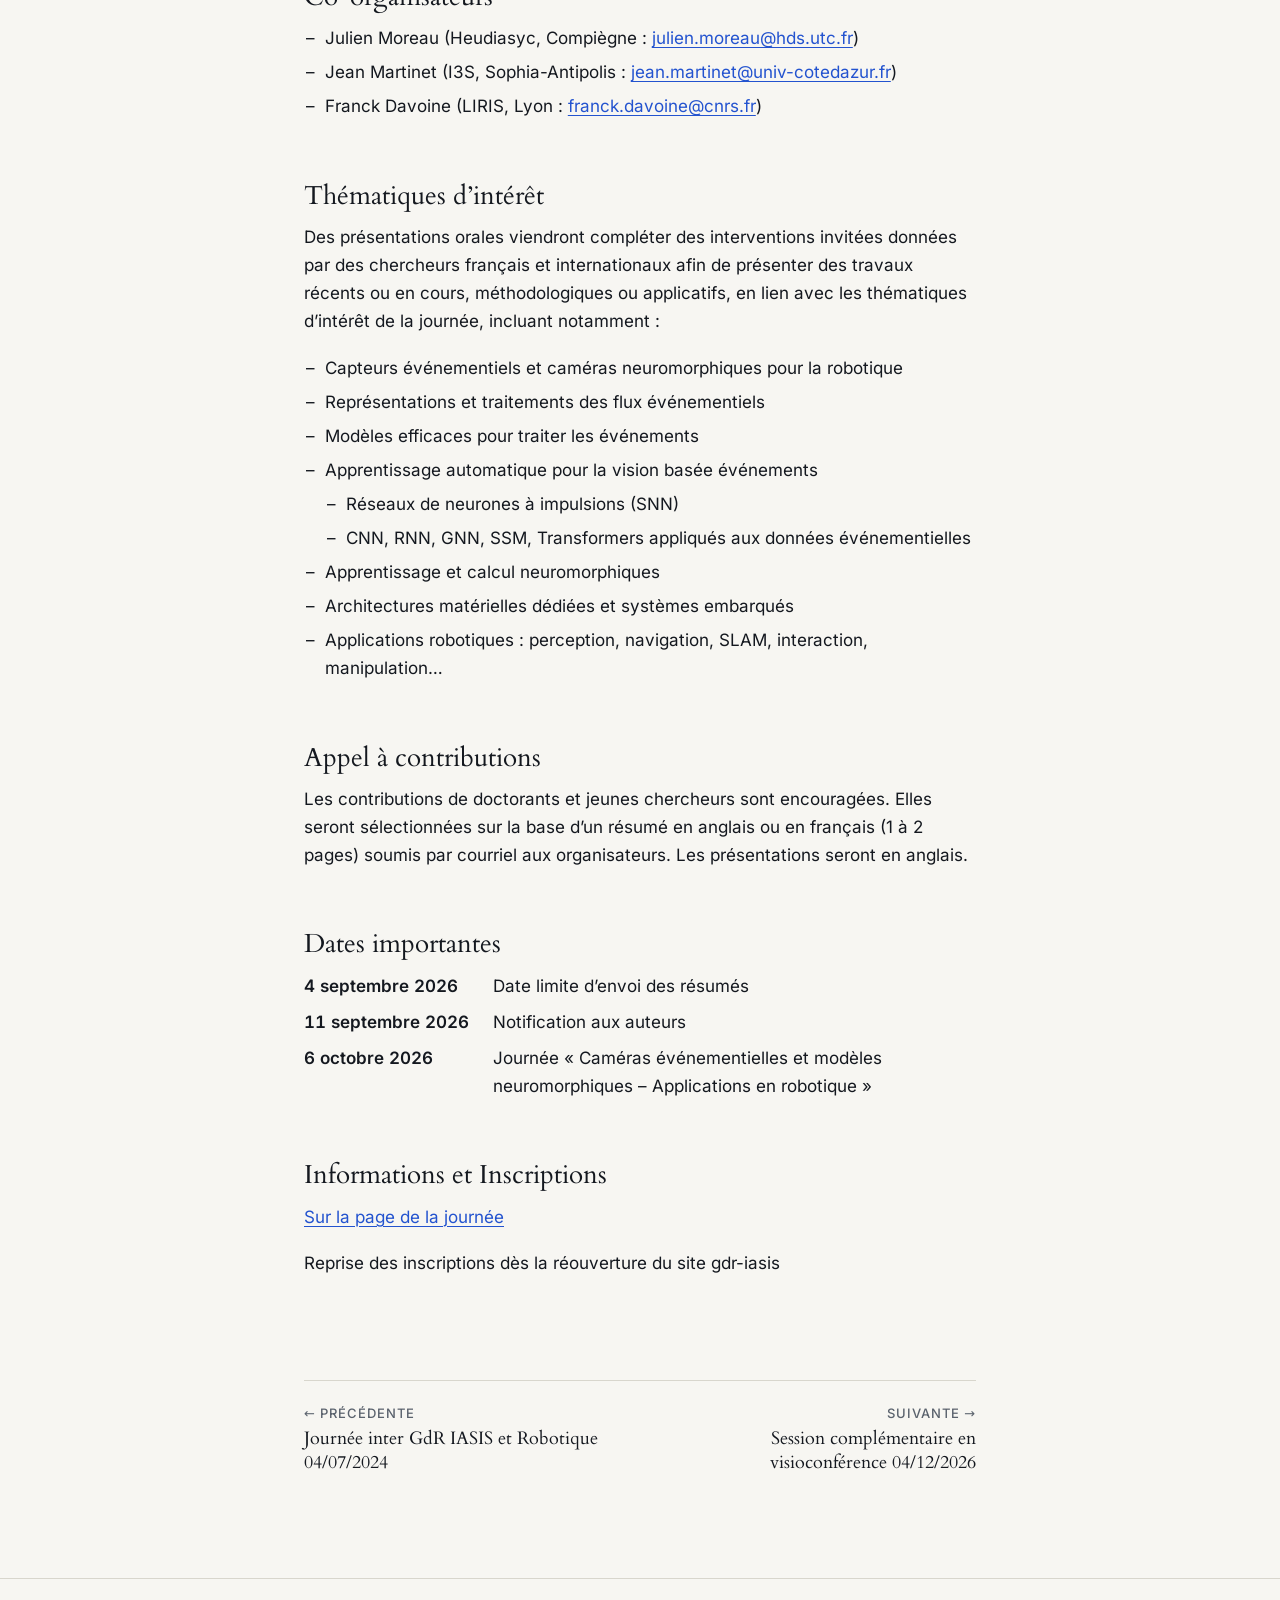
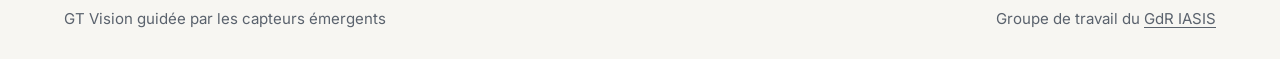
<file: 2026/04/09/journee-inter-gdr-iasis-et-robotique-06-10-2026/index.html>
<!doctype html>
<html lang="fr">
<head>
  <meta charset="utf-8">
  <meta name="viewport" content="width=device-width, initial-scale=1">
  <title>Journée inter GdR IASIS et Robotique 06/10/2026 – GT Vision guidée par les capteurs émergents</title>
  <meta name="description" content="Journée Caméras événementielles et modèles neuromorphiques – Applications en robotique, le 6 octobre 2026 à Paris.">
  <meta name="theme-color" content="#f7f6f2" media="(prefers-color-scheme: light)">
  <meta name="theme-color" content="#0f1217" media="(prefers-color-scheme: dark)">
  <link rel="icon" href="../../../../assets/favicon.svg" type="image/svg+xml">
  <link rel="preload" href="../../../../assets/fonts/inter-latin-variable.woff2" as="font" type="font/woff2" crossorigin>
  <link rel="preload" href="../../../../assets/fonts/cardo-latin-400.woff2" as="font" type="font/woff2" crossorigin>
  <link rel="stylesheet" href="../../../../assets/css/style.css">
</head>
<body>
  <a class="skip-link" href="#contenu">Aller au contenu</a>

  <header class="site-header">
    <div class="container">
      <a class="site-title" href="../../../../index.html" rel="home">GT Vision guidée par les capteurs émergents</a>
      <nav class="site-nav" aria-label="Navigation principale">
        <ul>
          <li><a href="../../../../index.html#motivation">Motivation</a></li>
          <li><a href="../../../../index.html#capteurs">Capteurs</a></li>
          <li><a href="../../../../index.html#objectifs">Objectifs</a></li>
          <li><a href="../../../../index.html#actualites">Actualités</a></li>
        </ul>
      </nav>
    </div>
  </header>

  <main id="contenu" class="container article">
    <article class="article-column">
      <a class="back-link" href="../../../../index.html#actualites">← Toutes les actualités</a>
      <h1>Journée inter GdR IASIS et Robotique 06/10/2026</h1>
      <p class="published">Publié le <time datetime="2026-04-09">9 avril 2026</time></p>
      <div class="article-body">
<dl class="facts">
<dt>Date</dt>
<dd>6 octobre 2026</dd>
<dt>Lieu</dt>
<dd>Amphithéâtre Durand, <a href="https://sciences.sorbonne-universite.fr/vie-de-campus-sciences/accueil-vie-pratique/plan-du-campus" target="_blank" rel="noopener">Campus Pierre &amp; Marie Curie</a>, Sorbonne Université, 4, place Jussieu, 75005 Paris (entrée place Jussieu, métro 7 et 10, puis suivre bâtiment Esclangon).</dd>
<dt>Organisation</dt>
<dd>Journée co-organisée par les GdR IASIS et Robotique</dd>
</dl>
<p class="lead">Journée Caméras événementielles et modèles neuromorphiques – Applications en robotique</p>
<p>Les caméras événementielles constituent une alternative aux capteurs d’imagerie conventionnels en produisant une information visuelle asynchrone, parcimonieuse et dotée d’une très haute dynamique et résolution temporelle. Ces propriétés les rendent particulièrement adaptées aux contextes robotiques caractérisés par des dynamiques rapides, des contraintes temps réel et des limitations en calcul et en consommation énergétique.</p>
<p>En parallèle, le développement de représentations et de traitements adaptés aux données événementielles, avec en première ligne des modèles d’apprentissage dédiés (à base de réseaux de neurones convolutifs, d’architectures de type Transformers et réseaux de neurones à impulsions – Spiking Neural Networks, SNN), permet d’exploiter efficacement ces nouvelles modalités de perception. Les SNN, en particulier, présentent un intérêt marqué pour l’embarqué du fait de leur fonctionnement événementiel et de leur adéquation avec des architectures matérielles neuromorphiques, offrant des perspectives prometteuses en termes de latence, de sobriété énergétique et de calcul en ligne.</p>
<p>L’objectif de cette journée inter-GDR IASIS &amp; Robotique est de rassembler les chercheurs travaillant en France sur la perception visuelle basée événements pour la robotique, avec un accent particulier, mais non exclusif, sur les réseaux de neurones à impulsions (SNN) et les approches neuromorphiques associées, en favorisant les échanges entre chercheurs issus du traitement du signal, de la vision par ordinateur, de l’apprentissage automatique et de la robotique.</p>
<h2>Orateur.ice.s invité.e.s</h2>
<ul>
<li>Giulia D’Angelo (Assistant Professor, CTU Prague)</li>
<li>Benoît Cottereau (CNRS Research Director, CerCO, Toulouse)</li>
<li>Guillermo Gallego (Full Professor, TU Berlin)</li>
</ul>
<h2>Co-organisateurs</h2>
<ul>
<li>Julien Moreau (Heudiasyc, Compiègne : <a href="mailto:julien.moreau@hds.utc.fr">julien.moreau@hds.utc.fr</a>)</li>
<li>Jean Martinet (I3S, Sophia-Antipolis : <a href="mailto:jean.martinet@univ-cotedazur.fr">jean.martinet@univ-cotedazur.fr</a>)</li>
<li>Franck Davoine (LIRIS, Lyon : <a href="mailto:franck.davoine@cnrs.fr">franck.davoine@cnrs.fr</a>)</li>
</ul>
<h2>Thématiques d’intérêt</h2>
<p>Des présentations orales viendront compléter des interventions invitées données par des chercheurs français et internationaux afin de présenter des travaux récents ou en cours, méthodologiques ou applicatifs, en lien avec les thématiques d’intérêt de la journée, incluant notamment :</p>
<ul>
<li>Capteurs événementiels et caméras neuromorphiques pour la robotique</li>
<li>Représentations et traitements des flux événementiels</li>
<li>Modèles efficaces pour traiter les événements</li>
<li>Apprentissage automatique pour la vision basée événements
<ul>
<li>Réseaux de neurones à impulsions (SNN)</li>
<li>CNN, RNN, GNN, SSM, Transformers appliqués aux données événementielles</li>
</ul>
</li>
<li>Apprentissage et calcul neuromorphiques</li>
<li>Architectures matérielles dédiées et systèmes embarqués</li>
<li>Applications robotiques : perception, navigation, SLAM, interaction, manipulation…</li>
</ul>
<h2>Appel à contributions</h2>
<p>Les contributions de doctorants et jeunes chercheurs sont encouragées. Elles seront sélectionnées sur la base d’un résumé en anglais ou en français (1 à 2 pages) soumis par courriel aux organisateurs. Les présentations seront en anglais.</p>
<h2>Dates importantes</h2>
<dl class="dates">
<dt>4 septembre 2026</dt>
<dd>Date limite d’envoi des résumés</dd>
<dt>11 septembre 2026</dt>
<dd>Notification aux auteurs</dd>
<dt>6 octobre 2026</dt>
<dd>Journée «&nbsp;Caméras événementielles et modèles neuromorphiques – Applications en robotique&nbsp;»</dd>
</dl>
<h2>Informations et Inscriptions</h2>
<p><a href="https://gdr-iasis.cnrs.fr/reunions/cameras-evenementielles-et-modeles-neuromorphiques-applications-en-robotique-event-based-vision-and-neuromorphic-computing-for-robotics/" target="_blank" rel="noopener">Sur la page de la journée</a></p>
<p>Reprise des inscriptions dès la réouverture du site gdr-iasis</p>
      </div>
      <nav class="post-nav" aria-label="Autres actualités">
        <a class="post-nav-prev" href="../../../../2024/05/17/journee-inter-gdr-iasis-et-robotique-04-07-2024/index.html" rel="prev"><span class="label">← Précédente</span>Journée inter GdR IASIS et Robotique 04/07/2024</a>
        <a class="post-nav-next" href="../../../../2026/11/09/session-complementaire-visioconference-04-12-2026/index.html" rel="next"><span class="label">Suivante →</span>Session complémentaire en visioconférence 04/12/2026</a>
      </nav>
    </article>
  </main>

  <footer class="site-footer">
    <div class="container">
      <span>GT Vision guidée par les capteurs émergents</span>
      <span>Groupe de travail du <a href="https://gdr-iasis.cnrs.fr/" target="_blank" rel="noopener">GdR IASIS</a></span>
    </div>
  </footer>
</body>
</html>
</file>
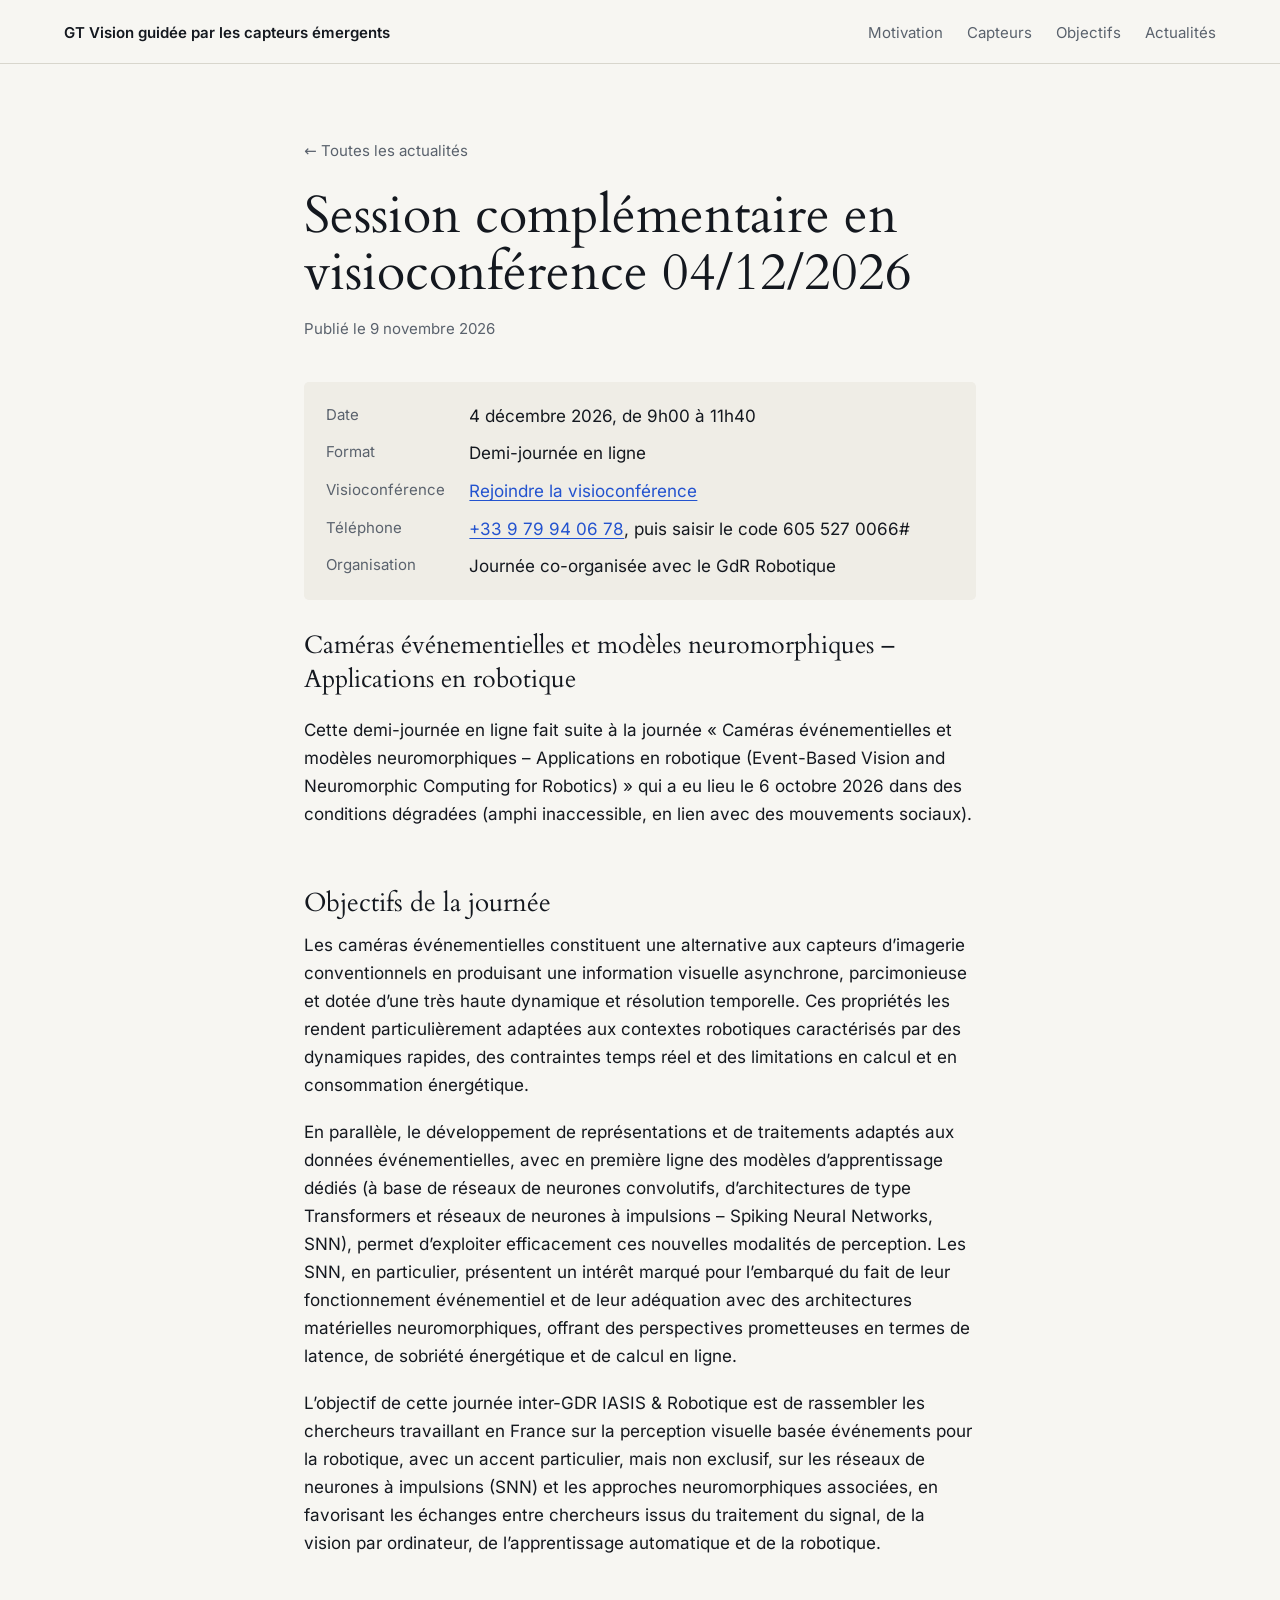
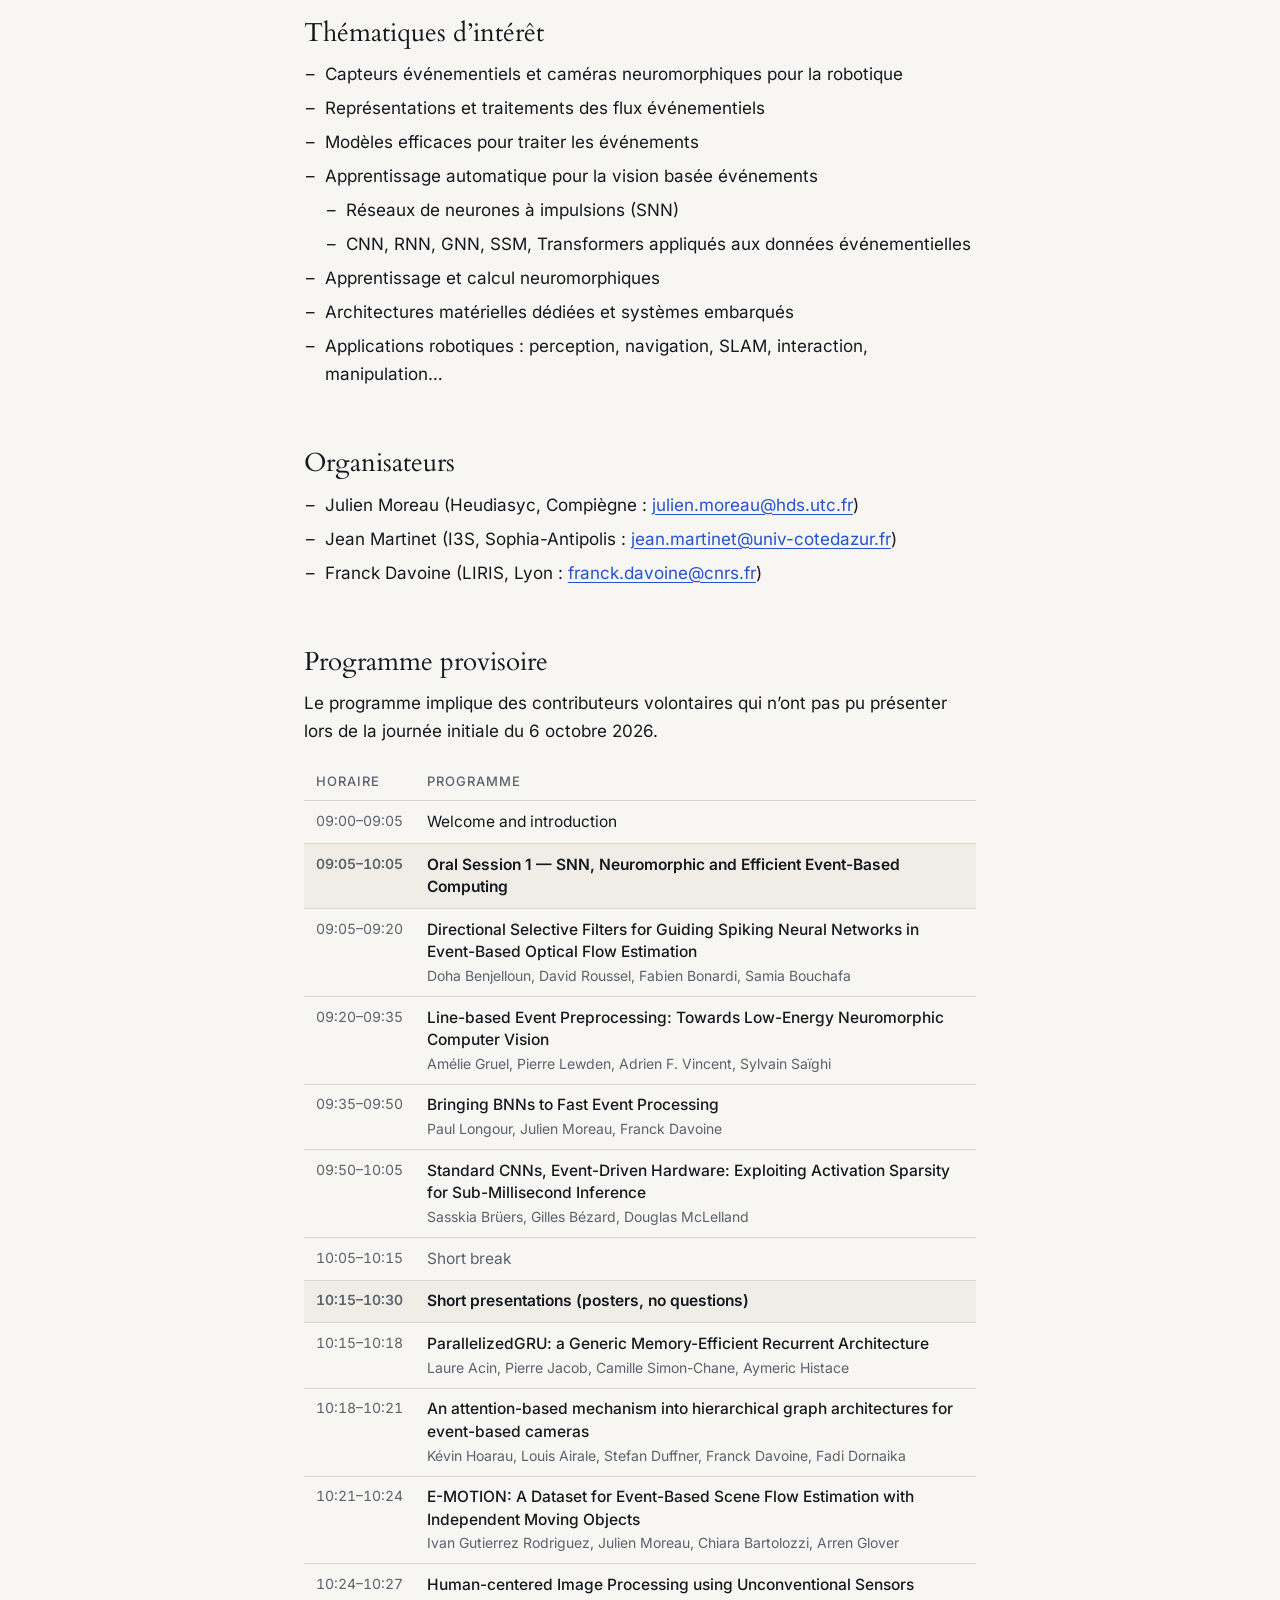
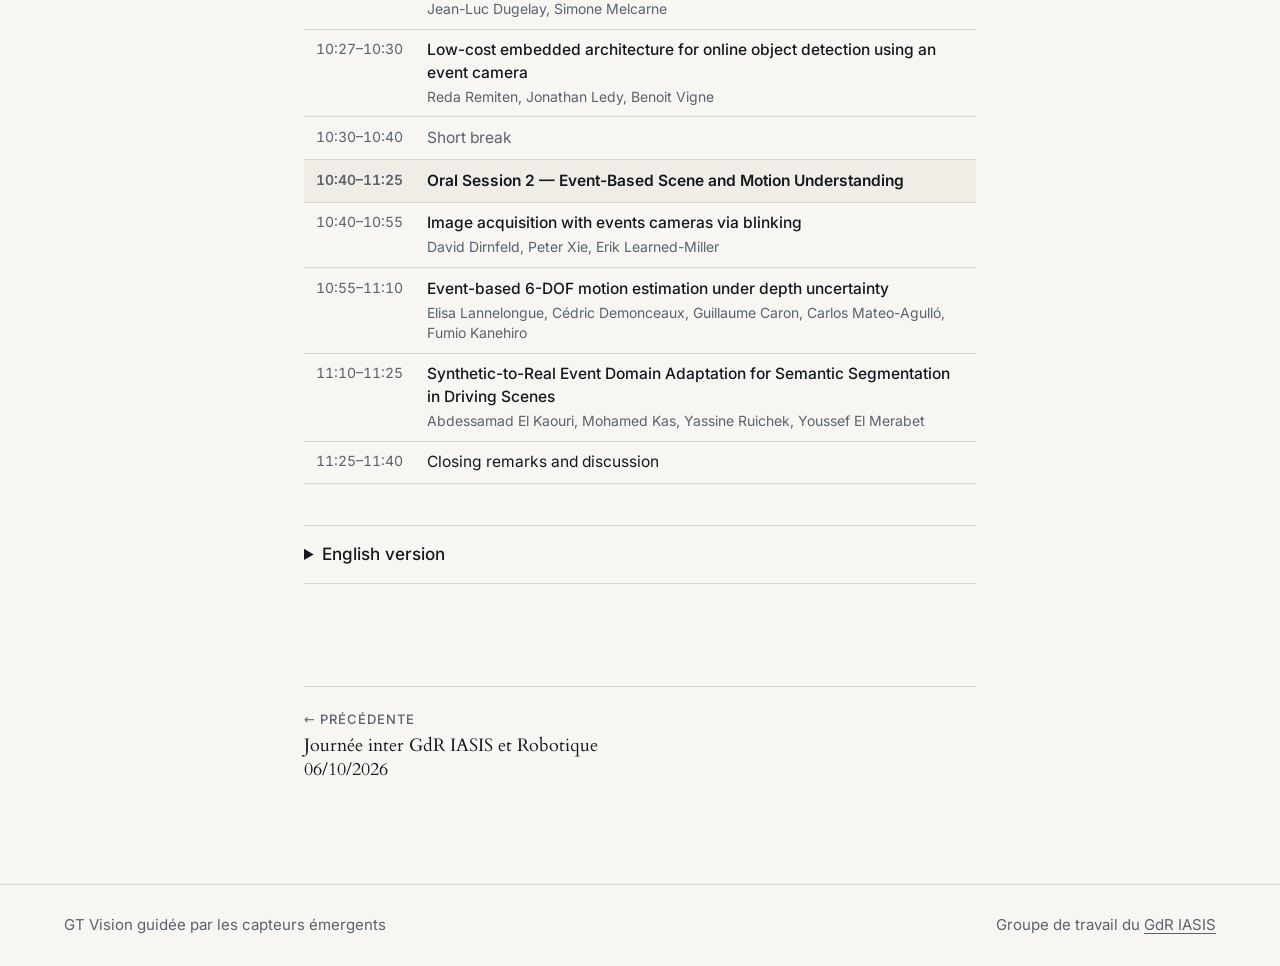
<file: 2026/11/09/session-complementaire-visioconference-04-12-2026/index.html>
<!doctype html>
<html lang="fr">
<head>
  <meta charset="utf-8">
  <meta name="viewport" content="width=device-width, initial-scale=1">
  <title>Session complémentaire en visioconférence 04/12/2026 – GT Vision guidée par les capteurs émergents</title>
  <meta name="description" content="Demi-journée en ligne le 4 décembre 2026 sur les caméras événementielles et les modèles neuromorphiques appliqués à la robotique, à la suite de la journée du 6 octobre 2026.">
  <meta name="theme-color" content="#f7f6f2" media="(prefers-color-scheme: light)">
  <meta name="theme-color" content="#0f1217" media="(prefers-color-scheme: dark)">
  <link rel="icon" href="../../../../assets/favicon.svg" type="image/svg+xml">
  <link rel="preload" href="../../../../assets/fonts/inter-latin-variable.woff2" as="font" type="font/woff2" crossorigin>
  <link rel="preload" href="../../../../assets/fonts/cardo-latin-400.woff2" as="font" type="font/woff2" crossorigin>
  <link rel="stylesheet" href="../../../../assets/css/style.css">
</head>
<body>
  <a class="skip-link" href="#contenu">Aller au contenu</a>

  <header class="site-header">
    <div class="container">
      <a class="site-title" href="../../../../index.html" rel="home">GT Vision guidée par les capteurs émergents</a>
      <nav class="site-nav" aria-label="Navigation principale">
        <ul>
          <li><a href="../../../../index.html#motivation">Motivation</a></li>
          <li><a href="../../../../index.html#capteurs">Capteurs</a></li>
          <li><a href="../../../../index.html#objectifs">Objectifs</a></li>
          <li><a href="../../../../index.html#actualites">Actualités</a></li>
        </ul>
      </nav>
    </div>
  </header>

  <main id="contenu" class="container article">
    <article class="article-column">
      <a class="back-link" href="../../../../index.html#actualites">← Toutes les actualités</a>
      <h1>Session complémentaire en visioconférence 04/12/2026</h1>
      <p class="published">Publié le <time datetime="2026-11-09">9 novembre 2026</time></p>
      <div class="article-body">
<dl class="facts">
<dt>Date</dt>
<dd>4 décembre 2026, de 9h00 à 11h40</dd>
<dt>Format</dt>
<dd>Demi-journée en ligne</dd>
<dt>Visioconférence</dt>
<dd><a href="https://visio.numerique.gouv.fr/hjq-szwa-zta" target="_blank" rel="noopener">Rejoindre la visioconférence</a></dd>
<dt>Téléphone</dt>
<dd><a href="tel:+33979940678">+33 9 79 94 06 78</a>, puis saisir le code 605 527 0066#</dd>
<dt>Organisation</dt>
<dd>Journée co-organisée avec le GdR Robotique</dd>
</dl>
<p class="lead">Caméras événementielles et modèles neuromorphiques – Applications en robotique</p>
<p>Cette demi-journée en ligne fait suite à la journée « Caméras événementielles et modèles neuromorphiques – Applications en robotique (Event-Based Vision and Neuromorphic Computing for Robotics) » qui a eu lieu le 6 octobre 2026 dans des conditions dégradées (amphi inaccessible, en lien avec des mouvements sociaux).</p>
<h2>Objectifs de la journée</h2>
<p>Les caméras événementielles constituent une alternative aux capteurs d’imagerie conventionnels en produisant une information visuelle asynchrone, parcimonieuse et dotée d’une très haute dynamique et résolution temporelle. Ces propriétés les rendent particulièrement adaptées aux contextes robotiques caractérisés par des dynamiques rapides, des contraintes temps réel et des limitations en calcul et en consommation énergétique.</p>
<p>En parallèle, le développement de représentations et de traitements adaptés aux données événementielles, avec en première ligne des modèles d’apprentissage dédiés (à base de réseaux de neurones convolutifs, d’architectures de type Transformers et réseaux de neurones à impulsions – Spiking Neural Networks, SNN), permet d’exploiter efficacement ces nouvelles modalités de perception. Les SNN, en particulier, présentent un intérêt marqué pour l’embarqué du fait de leur fonctionnement événementiel et de leur adéquation avec des architectures matérielles neuromorphiques, offrant des perspectives prometteuses en termes de latence, de sobriété énergétique et de calcul en ligne.</p>
<p>L’objectif de cette journée inter-GDR IASIS &amp; Robotique est de rassembler les chercheurs travaillant en France sur la perception visuelle basée événements pour la robotique, avec un accent particulier, mais non exclusif, sur les réseaux de neurones à impulsions (SNN) et les approches neuromorphiques associées, en favorisant les échanges entre chercheurs issus du traitement du signal, de la vision par ordinateur, de l’apprentissage automatique et de la robotique.</p>
<h2>Thématiques d’intérêt</h2>
<ul>
<li>Capteurs événementiels et caméras neuromorphiques pour la robotique</li>
<li>Représentations et traitements des flux événementiels</li>
<li>Modèles efficaces pour traiter les événements</li>
<li>Apprentissage automatique pour la vision basée événements
<ul>
<li>Réseaux de neurones à impulsions (SNN)</li>
<li>CNN, RNN, GNN, SSM, Transformers appliqués aux données événementielles</li>
</ul>
</li>
<li>Apprentissage et calcul neuromorphiques</li>
<li>Architectures matérielles dédiées et systèmes embarqués</li>
<li>Applications robotiques : perception, navigation, SLAM, interaction, manipulation…</li>
</ul>
<h2>Organisateurs</h2>
<ul>
<li>Julien Moreau (Heudiasyc, Compiègne : <a href="mailto:julien.moreau@hds.utc.fr">julien.moreau@hds.utc.fr</a>)</li>
<li>Jean Martinet (I3S, Sophia-Antipolis : <a href="mailto:jean.martinet@univ-cotedazur.fr">jean.martinet@univ-cotedazur.fr</a>)</li>
<li>Franck Davoine (LIRIS, Lyon : <a href="mailto:franck.davoine@cnrs.fr">franck.davoine@cnrs.fr</a>)</li>
</ul>
<h2>Programme provisoire</h2>
<p>Le programme implique des contributeurs volontaires qui n’ont pas pu présenter lors de la journée initiale du 6 octobre 2026.</p>
<table class="schedule">
<thead>
<tr><th scope="col">Horaire</th><th scope="col">Programme</th></tr>
</thead>
<tbody lang="en">
<tr><td>09:00–09:05</td><td>Welcome and introduction</td></tr>
<tr class="schedule-session"><td>09:05–10:05</td><td>Oral Session 1 — SNN, Neuromorphic and Efficient Event-Based Computing</td></tr>
<tr><td>09:05–09:20</td><td><span class="talk-title">Directional Selective Filters for Guiding Spiking Neural Networks in Event-Based Optical Flow Estimation</span><span class="talk-authors">Doha Benjelloun, David Roussel, Fabien Bonardi, Samia Bouchafa</span></td></tr>
<tr><td>09:20–09:35</td><td><span class="talk-title">Line-based Event Preprocessing: Towards Low-Energy Neuromorphic Computer Vision</span><span class="talk-authors">Amélie Gruel, Pierre Lewden, Adrien F. Vincent, Sylvain Saïghi</span></td></tr>
<tr><td>09:35–09:50</td><td><span class="talk-title">Bringing BNNs to Fast Event Processing</span><span class="talk-authors">Paul Longour, Julien Moreau, Franck Davoine</span></td></tr>
<tr><td>09:50–10:05</td><td><span class="talk-title">Standard CNNs, Event-Driven Hardware: Exploiting Activation Sparsity for Sub-Millisecond Inference</span><span class="talk-authors">Sasskia Brüers, Gilles Bézard, Douglas McLelland</span></td></tr>
<tr class="schedule-break"><td>10:05–10:15</td><td>Short break</td></tr>
<tr class="schedule-session"><td>10:15–10:30</td><td>Short presentations (posters, no questions)</td></tr>
<tr><td>10:15–10:18</td><td><span class="talk-title">ParallelizedGRU: a Generic Memory-Efficient Recurrent Architecture</span><span class="talk-authors">Laure Acin, Pierre Jacob, Camille Simon-Chane, Aymeric Histace</span></td></tr>
<tr><td>10:18–10:21</td><td><span class="talk-title">An attention-based mechanism into hierarchical graph architectures for event-based cameras</span><span class="talk-authors">Kévin Hoarau, Louis Airale, Stefan Duffner, Franck Davoine, Fadi Dornaika</span></td></tr>
<tr><td>10:21–10:24</td><td><span class="talk-title">E-MOTION: A Dataset for Event-Based Scene Flow Estimation with Independent Moving Objects</span><span class="talk-authors">Ivan Gutierrez Rodriguez, Julien Moreau, Chiara Bartolozzi, Arren Glover</span></td></tr>
<tr><td>10:24–10:27</td><td><span class="talk-title">Human-centered Image Processing using Unconventional Sensors</span><span class="talk-authors">Jean-Luc Dugelay, Simone Melcarne</span></td></tr>
<tr><td>10:27–10:30</td><td><span class="talk-title">Low-cost embedded architecture for online object detection using an event camera</span><span class="talk-authors">Reda Remiten, Jonathan Ledy, Benoit Vigne</span></td></tr>
<tr class="schedule-break"><td>10:30–10:40</td><td>Short break</td></tr>
<tr class="schedule-session"><td>10:40–11:25</td><td>Oral Session 2 — Event-Based Scene and Motion Understanding</td></tr>
<tr><td>10:40–10:55</td><td><span class="talk-title">Image acquisition with events cameras via blinking</span><span class="talk-authors">David Dirnfeld, Peter Xie, Erik Learned-Miller</span></td></tr>
<tr><td>10:55–11:10</td><td><span class="talk-title">Event-based 6-DOF motion estimation under depth uncertainty</span><span class="talk-authors">Elisa Lannelongue, Cédric Demonceaux, Guillaume Caron, Carlos Mateo-Agulló, Fumio Kanehiro</span></td></tr>
<tr><td>11:10–11:25</td><td><span class="talk-title">Synthetic-to-Real Event Domain Adaptation for Semantic Segmentation in Driving Scenes</span><span class="talk-authors">Abdessamad El Kaouri, Mohamed Kas, Yassine Ruichek, Youssef El Merabet</span></td></tr>
<tr><td>11:25–11:40</td><td>Closing remarks and discussion</td></tr>
</tbody>
</table>
<details class="translation" lang="en">
<summary>English version</summary>
<p class="lead">Online Follow-up Session – 4 December: Event-Based Vision and Neuromorphic Computing for Robotics</p>
<h3>Scope and objectives</h3>
<p>Event-based cameras are emerging as a compelling alternative to conventional frame-based imaging sensors. By producing asynchronous and sparse visual information with very high temporal resolution and dynamic range, they are particularly well suited to robotic systems operating under fast dynamics, real-time constraints, and strict limitations in computation and energy consumption.</p>
<p>At the same time, the development of dedicated representations and learning paradigms, ranging from convolutional and Transformer-based architectures to spiking neural networks (SNNs), has significantly advanced the processing of event-based data. In particular, SNNs and neuromorphic approaches are highly attractive for embedded and robotic applications due to their event-driven nature and their compatibility with neuromorphic hardware, enabling low-latency, energy-efficient, and online computation.</p>
<p>The workshop aims to bring together the research community in France working on event-based perception for robotics, while remaining open to international contributions. The workshop will foster interdisciplinary exchanges between researchers in signal processing, computer vision, machine learning, neuromorphic computing, and robotics.</p>
<h3>Topics of interest</h3>
<ul>
<li>Event-based sensors and neuromorphic cameras for robotics</li>
<li>Representation and processing of event streams</li>
<li>Efficient models for event-based data processing</li>
<li>Machine learning for event-based vision
<ul>
<li>Spiking Neural Networks (SNNs)</li>
<li>CNNs, RNNs, GNNs, SSMs, and Transformers applied to event-based data</li>
</ul>
</li>
<li>Neuromorphic learning and computing</li>
<li>Dedicated hardware architectures and embedded neuromorphic systems</li>
<li>Robotic applications: perception, navigation, SLAM, interaction, manipulation…</li>
</ul>
<h3>Preliminary schedule</h3>
<p>The program involves volunteer contributors who could not present during the initial workshop day of 6 October 2026.</p>
</details>
      </div>
      <nav class="post-nav" aria-label="Autres actualités">
        <a class="post-nav-prev" href="../../../../2026/04/09/journee-inter-gdr-iasis-et-robotique-06-10-2026/index.html" rel="prev"><span class="label">← Précédente</span>Journée inter GdR IASIS et Robotique 06/10/2026</a>

      </nav>
    </article>
  </main>

  <footer class="site-footer">
    <div class="container">
      <span>GT Vision guidée par les capteurs émergents</span>
      <span>Groupe de travail du <a href="https://gdr-iasis.cnrs.fr/" target="_blank" rel="noopener">GdR IASIS</a></span>
    </div>
  </footer>
</body>
</html>
</file>
<file: assets/css/style.css>
/* GT Vision guidée par les capteurs émergents */

/* Polices hébergées avec le site : licences dans assets/fonts/. */
@font-face {
  font-family: "Inter";
  font-style: normal;
  font-weight: 100 900;
  font-display: swap;
  src: url("../fonts/inter-latin-variable.woff2") format("woff2");
}

@font-face {
  font-family: "Cardo";
  font-style: normal;
  font-weight: 400;
  font-display: swap;
  src: url("../fonts/cardo-latin-400.woff2") format("woff2");
}

:root {
  color-scheme: light dark;

  --paper: #f7f6f2;
  --panel: #efede6;
  --ink: #14181f;
  --muted: #5a626d;
  --rule: #d8d6cd;
  /* Polarités d'une caméra événementielle : aussi les couleurs d'accent du site. */
  --on: #2353cf;
  --off: #cf4226;

  --font-body: "Inter", system-ui, sans-serif;
  --font-heading: "Cardo", Georgia, serif;

  --page: 72rem;
  --prose: 42rem;
  --gutter: clamp(1.25rem, 5vw, 3rem);
  --section: clamp(3.5rem, 8vw, 6.5rem);
}

@media (prefers-color-scheme: dark) {
  :root {
    --paper: #0f1217;
    --panel: #171b22;
    --ink: #edebe5;
    --muted: #a0a8b3;
    --rule: #2c323b;
    --on: #7ea4ff;
    --off: #ff8366;
  }
}

*,
*::before,
*::after {
  box-sizing: border-box;
}

html {
  -webkit-text-size-adjust: 100%;
  text-size-adjust: 100%;
  scroll-padding-top: 1.5rem;
}

@media (prefers-reduced-motion: no-preference) {
  html {
    scroll-behavior: smooth;
  }
}

body {
  display: flex;
  flex-direction: column;
  min-height: 100vh;
  margin: 0;
  background: var(--paper);
  color: var(--ink);
  font-family: var(--font-body);
  font-size: 1.0625rem;
  line-height: 1.65;
  -webkit-font-smoothing: antialiased;
}

main {
  flex: 1;
}

h1,
h2,
h3 {
  margin: 0;
  font-family: var(--font-heading);
  font-weight: 400;
  line-height: 1.15;
  text-wrap: balance;
}

p,
ul,
ol,
dl,
dd,
figure {
  margin: 0;
}

a {
  color: var(--on);
  text-decoration-thickness: 1px;
  text-underline-offset: 0.18em;
}

a:hover {
  text-decoration-thickness: 2px;
}

:focus-visible {
  outline: 2px solid var(--on);
  outline-offset: 3px;
  border-radius: 2px;
}

.skip-link {
  position: absolute;
  top: 0.5rem;
  left: 0.5rem;
  z-index: 10;
  padding: 0.6rem 1rem;
  background: var(--ink);
  color: var(--paper);
  transform: translateY(-200%);
}

.skip-link:focus {
  transform: none;
}

.container {
  width: 100%;
  max-width: calc(var(--page) + 2 * var(--gutter));
  margin-inline: auto;
  padding-inline: var(--gutter);
}

.label {
  color: var(--muted);
  font-size: 0.8125rem;
  font-weight: 500;
  letter-spacing: 0.08em;
  text-transform: uppercase;
}

.button {
  display: inline-block;
  padding: 0.7rem 1.15rem;
  border-radius: 0.3rem;
  background: var(--ink);
  color: var(--paper);
  font-size: 0.9375rem;
  font-weight: 500;
  line-height: 1.4;
  text-decoration: none;
  transition: background-color 0.15s ease;
}

.button:hover {
  background: var(--on);
  color: var(--paper);
}

/* En-tête */

.site-header {
  border-bottom: 1px solid var(--rule);
}

.site-header .container {
  display: flex;
  flex-wrap: wrap;
  align-items: baseline;
  justify-content: space-between;
  gap: 0.35rem 2rem;
  padding-block: 1.1rem;
}

.site-title {
  color: var(--ink);
  font-size: 0.9375rem;
  font-weight: 600;
  text-decoration: none;
}

.site-title:hover {
  color: var(--on);
}

.site-nav ul {
  display: flex;
  flex-wrap: wrap;
  gap: 0.25rem 1.5rem;
  padding: 0;
  list-style: none;
}

.site-nav a {
  color: var(--muted);
  font-size: 0.9375rem;
  text-decoration: none;
}

.site-nav a:hover {
  color: var(--ink);
}

/* Bandeau d'accueil */

.hero {
  padding-block: clamp(2.5rem, 7vw, 5.5rem);
  border-bottom: 1px solid var(--rule);
}

.hero-grid {
  display: grid;
  grid-template-columns: minmax(0, 1.2fr) minmax(0, 1fr);
  align-items: center;
  gap: clamp(2rem, 6vw, 5rem);
}

.hero h1 {
  margin-top: 0.9rem;
  font-size: clamp(2.5rem, 1.5rem + 3.6vw, 4.25rem);
  line-height: 1.05;
}

.hero-action {
  margin-top: 2rem;
}

.event-view canvas {
  display: block;
  width: 100%;
  aspect-ratio: 5 / 4;
  border: 1px solid var(--rule);
  border-radius: 0.3rem;
  background: var(--panel);
}

.event-view figcaption {
  margin-top: 0.7rem;
  color: var(--muted);
  font-size: 0.8125rem;
  line-height: 1.5;
}

.polarity-on {
  color: var(--on);
  font-weight: 600;
}

.polarity-off {
  color: var(--off);
  font-weight: 600;
}

.people {
  display: grid;
  grid-template-columns: repeat(3, minmax(0, 1fr));
  gap: 1.5rem clamp(1.5rem, 4vw, 3rem);
  margin-top: clamp(2.5rem, 5vw, 4rem);
  padding: 1.25rem 0 0;
  border-top: 1px solid var(--rule);
  list-style: none;
}

.people strong {
  display: block;
  font-weight: 600;
}

.people span {
  display: block;
  color: var(--muted);
  font-size: 0.9375rem;
  line-height: 1.45;
}

/* Sections d'accueil */

.section {
  padding-block: var(--section);
}

.section + .section {
  border-top: 1px solid var(--rule);
}

.section-grid {
  display: grid;
  grid-template-columns: minmax(0, 1fr) minmax(0, 2.2fr);
  gap: 1.5rem clamp(2rem, 6vw, 5rem);
}

.section h2 {
  font-size: clamp(1.9rem, 1.5rem + 1.3vw, 2.6rem);
}

.prose {
  max-width: var(--prose);
}

.prose > * + * {
  margin-top: 1.1em;
}

.lead {
  font-family: var(--font-heading);
  font-size: clamp(1.3rem, 1.15rem + 0.6vw, 1.55rem);
  line-height: 1.4;
}

/* Capteurs */

.sensor-grid {
  display: grid;
  grid-template-columns: repeat(3, minmax(0, 1fr));
  gap: clamp(2.5rem, 4vw, 3.5rem) clamp(1.5rem, 3vw, 2.5rem);
  margin-top: clamp(2rem, 4vw, 3rem);
  padding: 0;
  list-style: none;
}

.sensor-diagram {
  display: block;
  width: 100%;
  height: auto;
  border-radius: 0.3rem;
  background: var(--panel);
}

.sensor h3 {
  margin-top: 1rem;
  font-size: 1.4rem;
}

.sensor p {
  margin-top: 0.5rem;
  color: var(--muted);
  font-size: 0.9688rem;
  line-height: 1.55;
}

.sensor-diagram text {
  fill: var(--muted);
  font-family: var(--font-body);
  font-size: 11px;
}

.sensor-diagram .i-strong {
  fill: var(--ink);
  font-weight: 500;
}

.i-line,
.i-line-thin,
.i-thin,
.i-thin-strong,
.i-on,
.i-off,
.i-guide,
.i-frame,
.i-pixel-line {
  fill: none;
}

.i-line {
  stroke: var(--ink);
  stroke-width: 1.5;
}

.i-line-thin,
.i-thin,
.i-frame {
  stroke: var(--muted);
  stroke-width: 1;
}

.i-thin-strong {
  stroke: var(--ink);
  stroke-width: 1.25;
}

.i-on {
  stroke: var(--on);
  stroke-width: 1.5;
}

.i-off {
  stroke: var(--off);
  stroke-width: 1.5;
}

.i-guide {
  stroke: var(--muted);
  stroke-width: 1;
  stroke-dasharray: 3 3;
}

.i-solid {
  fill: var(--rule);
  stroke: var(--muted);
}

.i-lens {
  fill: var(--paper);
  stroke: var(--ink);
  stroke-width: 1.25;
}

.i-dot,
.i-fill-ink {
  fill: var(--ink);
}

.i-fill-on {
  fill: var(--on);
}

.i-fill-off {
  fill: var(--off);
}

.i-band {
  stroke: var(--panel);
  stroke-width: 1;
}

.i-pixel {
  fill: var(--paper);
  stroke: var(--ink);
  stroke-width: 1.5;
}

.i-pixel-line {
  stroke: var(--paper);
  stroke-width: 1.25;
  stroke-dasharray: 3 2;
}

/* Liste des actualités */

.news-list {
  padding: 0;
  border-top: 1px solid var(--rule);
  list-style: none;
}

.news-item {
  position: relative;
  display: grid;
  grid-template-columns: 9.5rem minmax(0, 1fr) auto;
  align-items: baseline;
  gap: 0.25rem 1.5rem;
  padding-block: 1.25rem;
  border-bottom: 1px solid var(--rule);
}

.news-item time {
  color: var(--muted);
  font-size: 0.9375rem;
  font-variant-numeric: tabular-nums;
}

.news-item h3 {
  font-size: clamp(1.25rem, 1.15rem + 0.4vw, 1.5rem);
}

.news-item a {
  color: var(--ink);
  text-decoration: none;
}

/* Toute la ligne est cliquable. */
.news-item a::after {
  content: "";
  position: absolute;
  inset: 0;
}

.news-arrow {
  color: var(--muted);
  transition: transform 0.15s ease, color 0.15s ease;
}

.news-item:hover a {
  color: var(--on);
}

.news-item:hover .news-arrow {
  color: var(--on);
  transform: translateX(0.25rem);
}

/* Article */

.article {
  padding-block: clamp(2.5rem, 6vw, 4.5rem) var(--section);
}

.article-column {
  max-width: var(--prose);
  margin-inline: auto;
}

.back-link {
  color: var(--muted);
  font-size: 0.9375rem;
  text-decoration: none;
}

.back-link:hover {
  color: var(--ink);
}

.article h1 {
  margin-top: 1.5rem;
  font-size: clamp(2.1rem, 1.5rem + 2.4vw, 3.25rem);
  line-height: 1.1;
}

.published {
  margin-top: 0.9rem;
  color: var(--muted);
  font-size: 0.9375rem;
}

.article-body {
  margin-top: 2.5rem;
}

.article-body > * + * {
  margin-top: 1.1em;
}

.article-body h2 {
  margin-top: 2.4em;
  font-size: 1.6rem;
}

.article-body h2 + * {
  margin-top: 0.7em;
}

.article-body ul,
.article-body ol {
  padding-left: 1.3rem;
}

.article-body li + li {
  margin-top: 0.35em;
}

.article-body ul {
  list-style: "–  ";
}

.article-body li ul {
  margin-top: 0.35em;
}

.facts {
  display: grid;
  grid-template-columns: auto minmax(0, 1fr);
  gap: 0.6rem 1.5rem;
  padding: 1.25rem 1.4rem;
  border-radius: 0.3rem;
  background: var(--panel);
}

.facts dt {
  color: var(--muted);
  font-size: 0.9375rem;
  line-height: 1.75;
}

.dates {
  display: grid;
  grid-template-columns: auto minmax(0, 1fr);
  gap: 0.5rem 1.5rem;
}

.dates dt {
  font-weight: 600;
  font-variant-numeric: tabular-nums;
}

.schedule {
  width: 100%;
  border-collapse: collapse;
  font-size: 0.9688rem;
  line-height: 1.45;
}

.schedule th,
.schedule td {
  padding: 0.6rem 0.75rem;
  border-bottom: 1px solid var(--rule);
  text-align: left;
  vertical-align: top;
}

.schedule th {
  color: var(--muted);
  font-size: 0.8125rem;
  font-weight: 500;
  letter-spacing: 0.08em;
  text-transform: uppercase;
}

.schedule td:first-child {
  width: 1%;
  color: var(--muted);
  font-size: 0.875rem;
  font-variant-numeric: tabular-nums;
  white-space: nowrap;
}

.schedule-session td {
  background: var(--panel);
  font-weight: 600;
}

.schedule-break td:last-child {
  color: var(--muted);
}

.talk-title {
  display: block;
  font-weight: 500;
}

.talk-authors {
  display: block;
  margin-top: 0.15rem;
  color: var(--muted);
  font-size: 0.875rem;
}

.article-body > .translation {
  margin-top: 2.4em;
  border-block: 1px solid var(--rule);
}

.translation summary {
  padding-block: 0.9rem;
  font-weight: 500;
  cursor: pointer;
}

.translation > * + * {
  margin-top: 1.1em;
}

.translation > :last-child {
  margin-bottom: 1.25rem;
}

.translation h3 {
  margin-top: 1.8em;
  font-size: 1.3rem;
}

.note {
  padding-block: 1rem;
  border-block: 1px solid var(--rule);
  color: var(--muted);
}

.article-body > .note {
  margin-top: 2em;
}

.post-nav {
  display: grid;
  grid-template-columns: repeat(2, minmax(0, 1fr));
  gap: 1.5rem;
  margin-top: var(--section);
  padding-top: 1.5rem;
  border-top: 1px solid var(--rule);
}

.post-nav a {
  display: block;
  color: var(--ink);
  font-family: var(--font-heading);
  font-size: 1.15rem;
  line-height: 1.3;
  text-decoration: none;
}

.post-nav a:hover {
  color: var(--on);
}

.post-nav .label {
  display: block;
  margin-bottom: 0.35rem;
  font-family: var(--font-body);
}

.post-nav-next {
  grid-column: 2;
  text-align: right;
}

/* Pied de page */

.site-footer {
  border-top: 1px solid var(--rule);
  color: var(--muted);
  font-size: 0.9375rem;
}

.site-footer .container {
  display: flex;
  flex-wrap: wrap;
  justify-content: space-between;
  gap: 0.35rem 2rem;
  padding-block: 1.75rem;
}

.site-footer a {
  color: inherit;
}

.site-footer a:hover {
  color: var(--ink);
}

/* Petits écrans */

@media (max-width: 820px) {
  .hero-grid,
  .section-grid {
    grid-template-columns: minmax(0, 1fr);
  }

  .event-view canvas {
    aspect-ratio: 16 / 9;
  }

  .sensor-grid {
    grid-template-columns: repeat(2, minmax(0, 1fr));
  }
}

@media (max-width: 620px) {
  .people,
  .sensor-grid {
    grid-template-columns: minmax(0, 1fr);
  }

  .news-item {
    grid-template-columns: minmax(0, 1fr) auto;
  }

  .news-item time {
    grid-column: 1 / -1;
  }

  .facts,
  .dates {
    grid-template-columns: minmax(0, 1fr);
    gap: 0;
  }

  .facts dd + dt,
  .dates dd + dt {
    margin-top: 0.75rem;
  }

  .post-nav {
    grid-template-columns: minmax(0, 1fr);
  }

  .post-nav-next {
    grid-column: 1;
    text-align: left;
  }

  /* Programme : l'horaire passe au-dessus du contenu. */
  .schedule thead {
    display: none;
  }

  .schedule tr,
  .schedule td {
    display: block;
  }

  .schedule tr {
    padding-block: 0.6rem;
    border-bottom: 1px solid var(--rule);
  }

  .schedule td {
    padding: 0 0.75rem;
    border-bottom: 0;
  }

  .schedule td:first-child {
    width: auto;
    margin-bottom: 0.15rem;
  }

  .schedule-session {
    background: var(--panel);
  }
}
</file>
